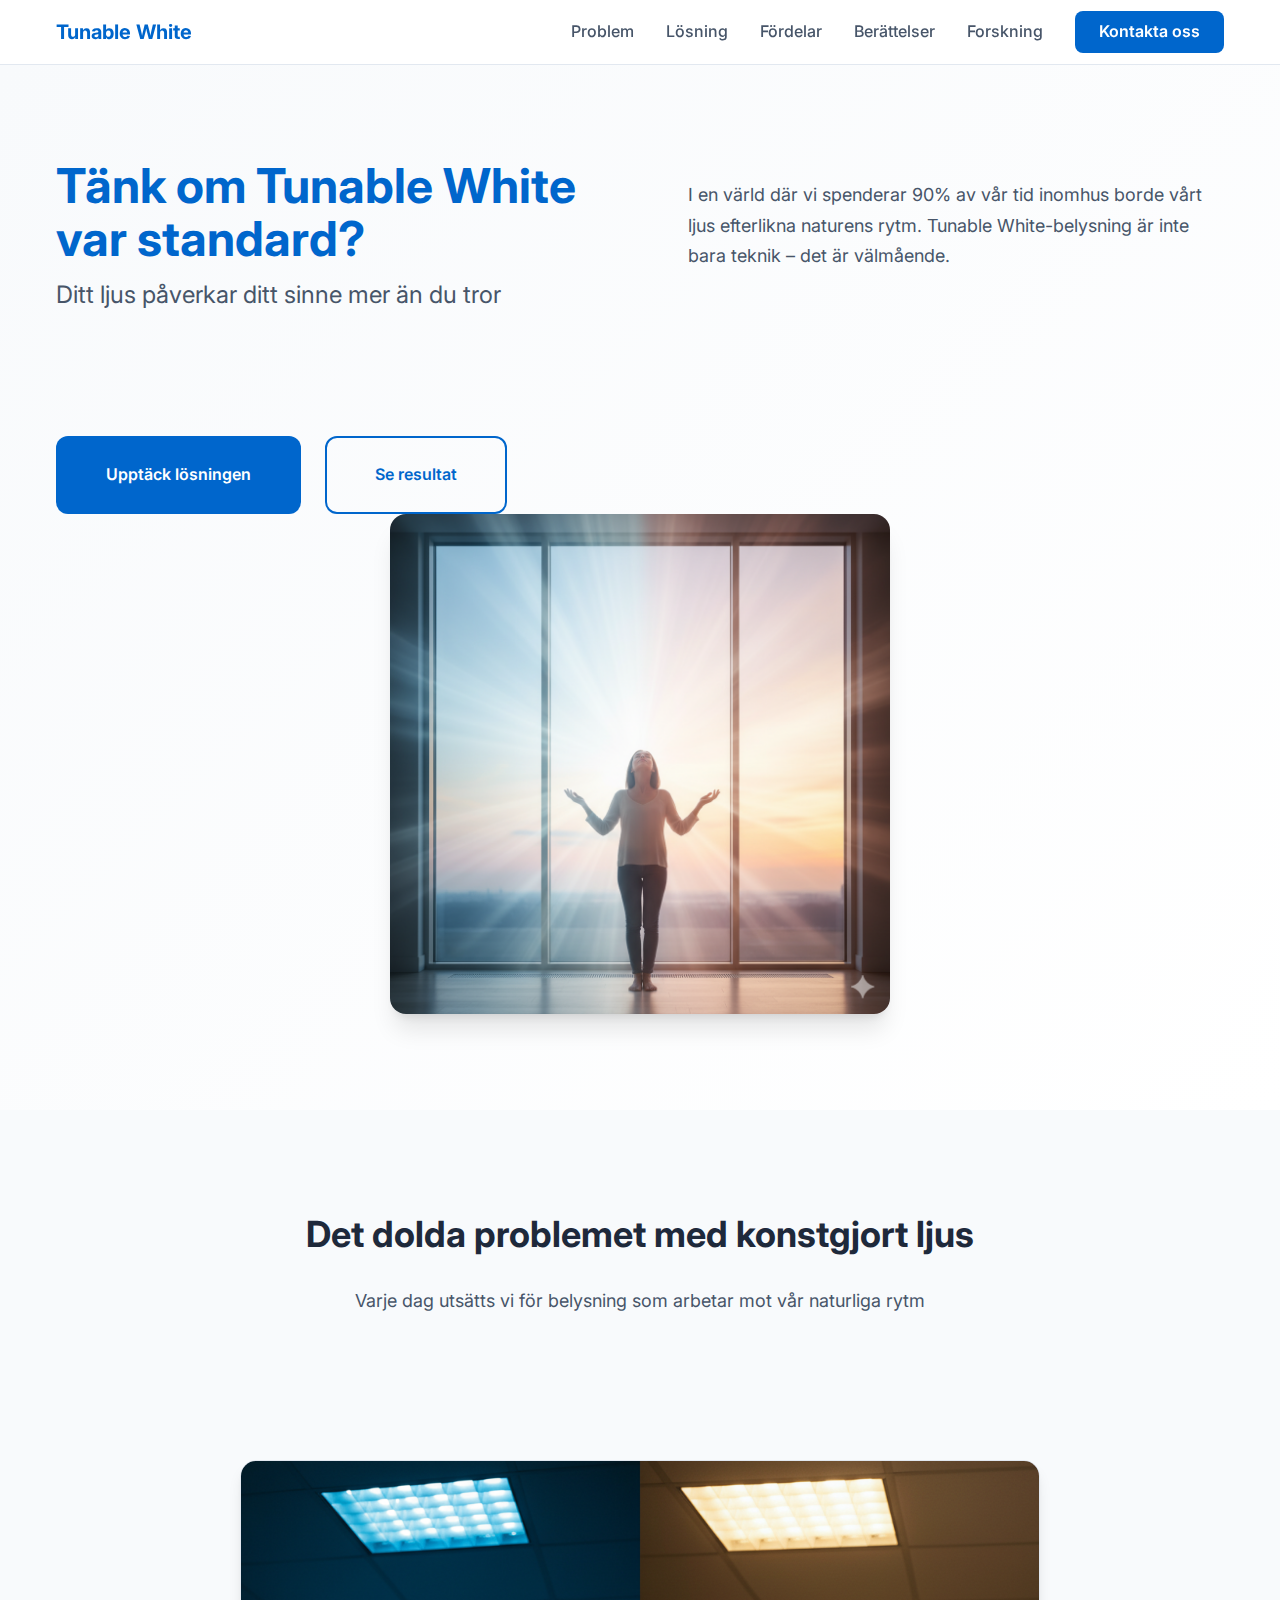
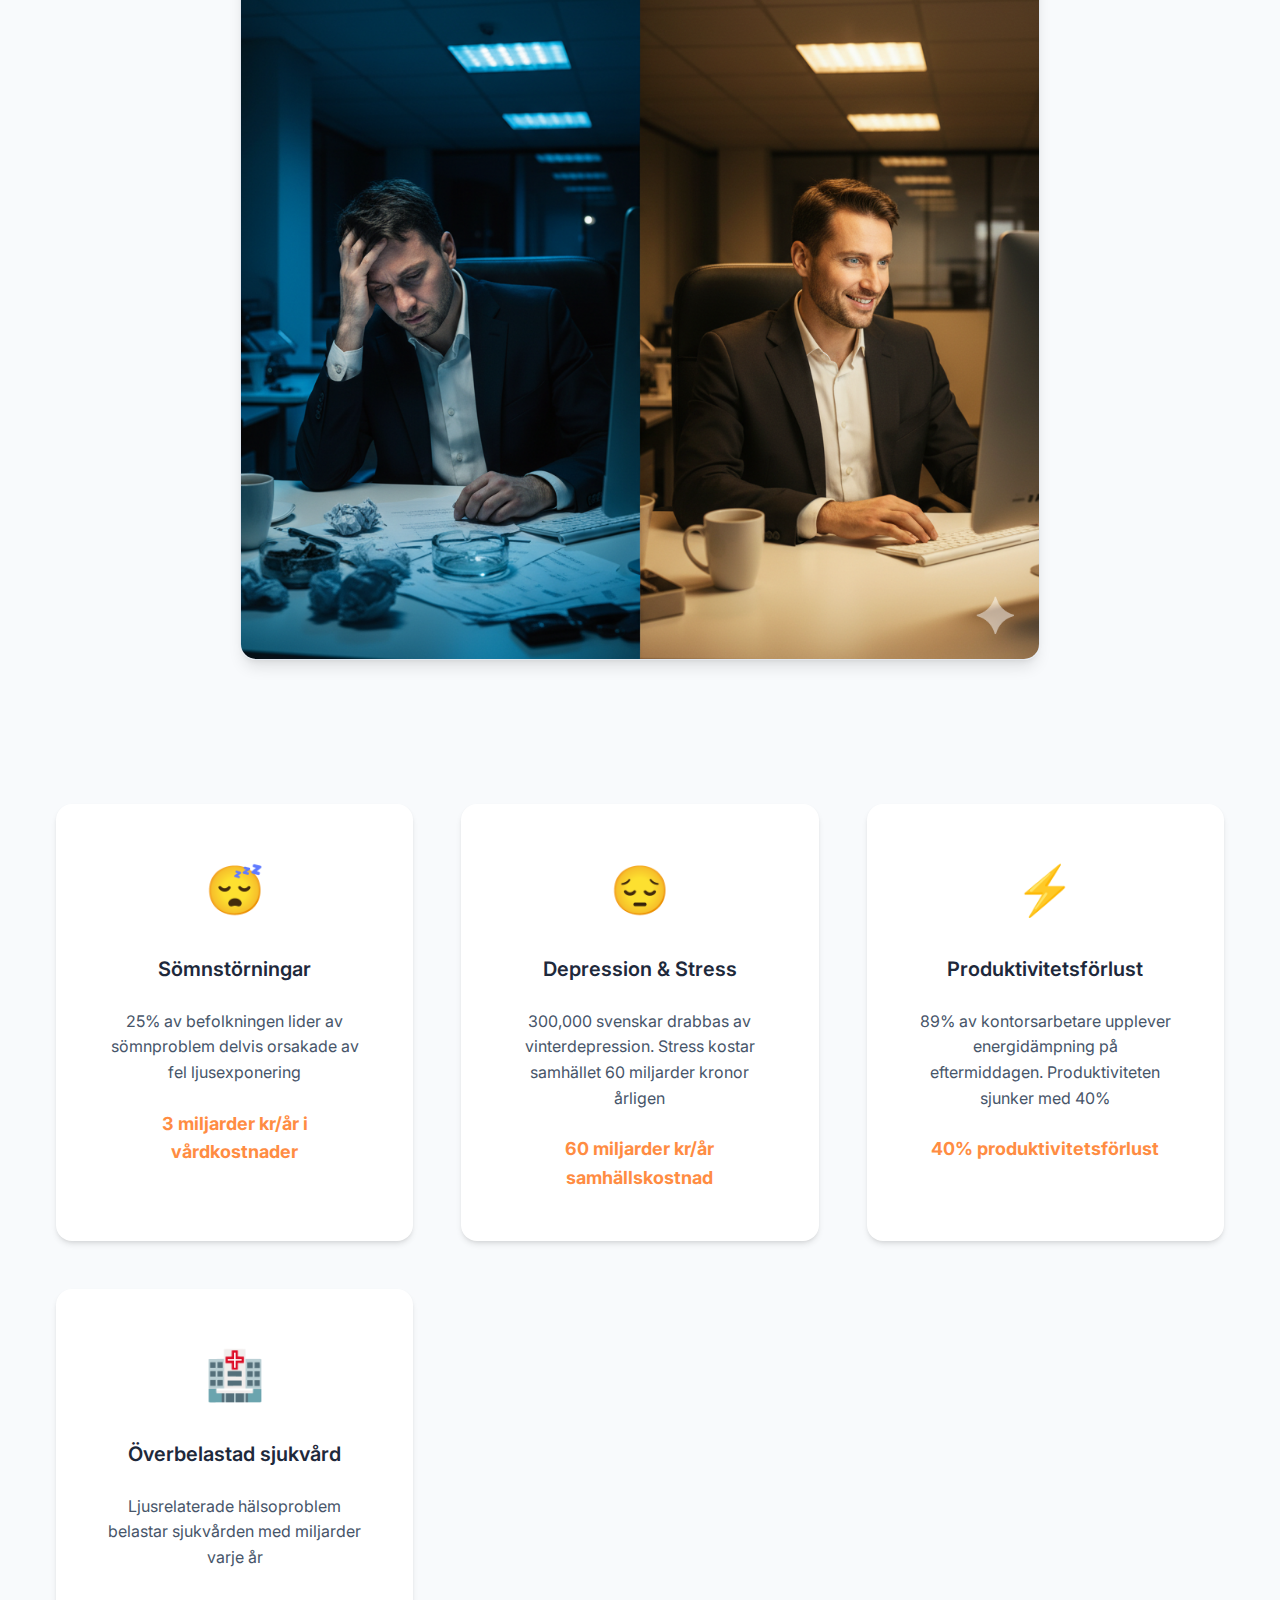
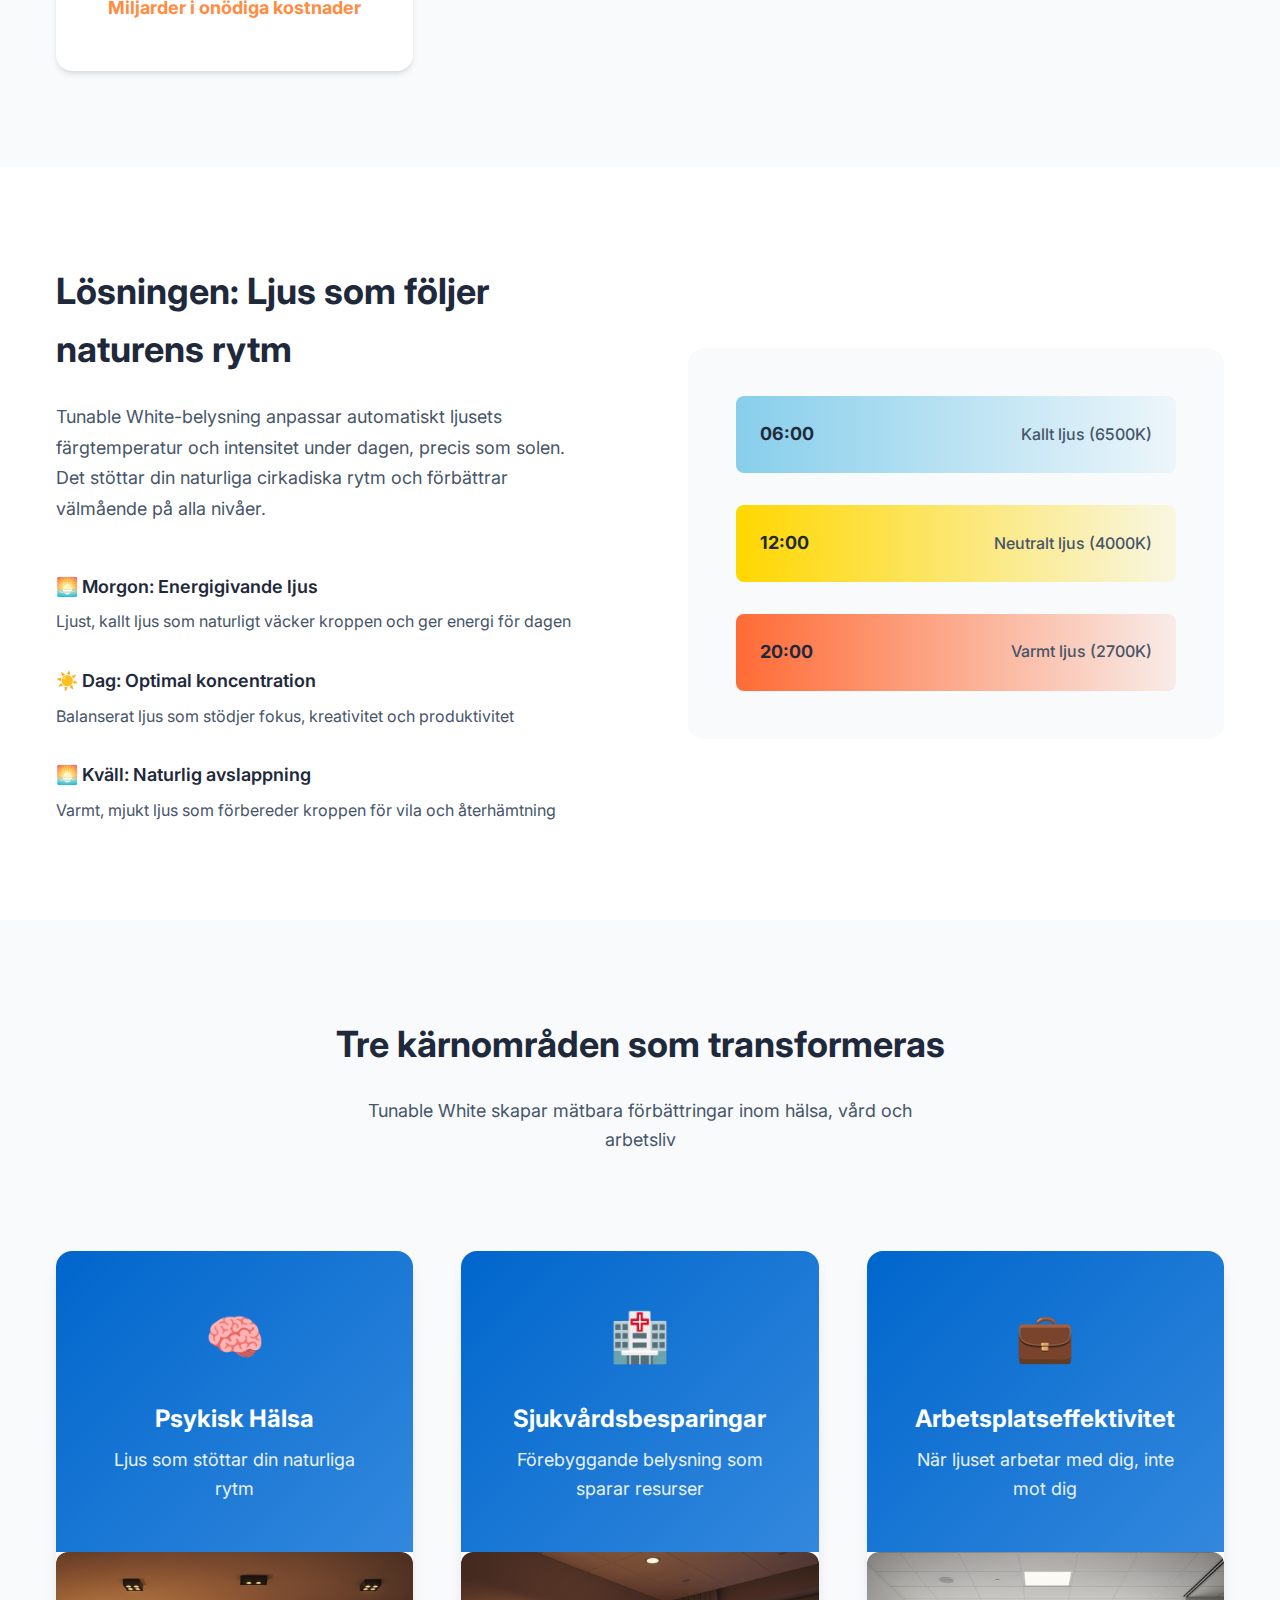
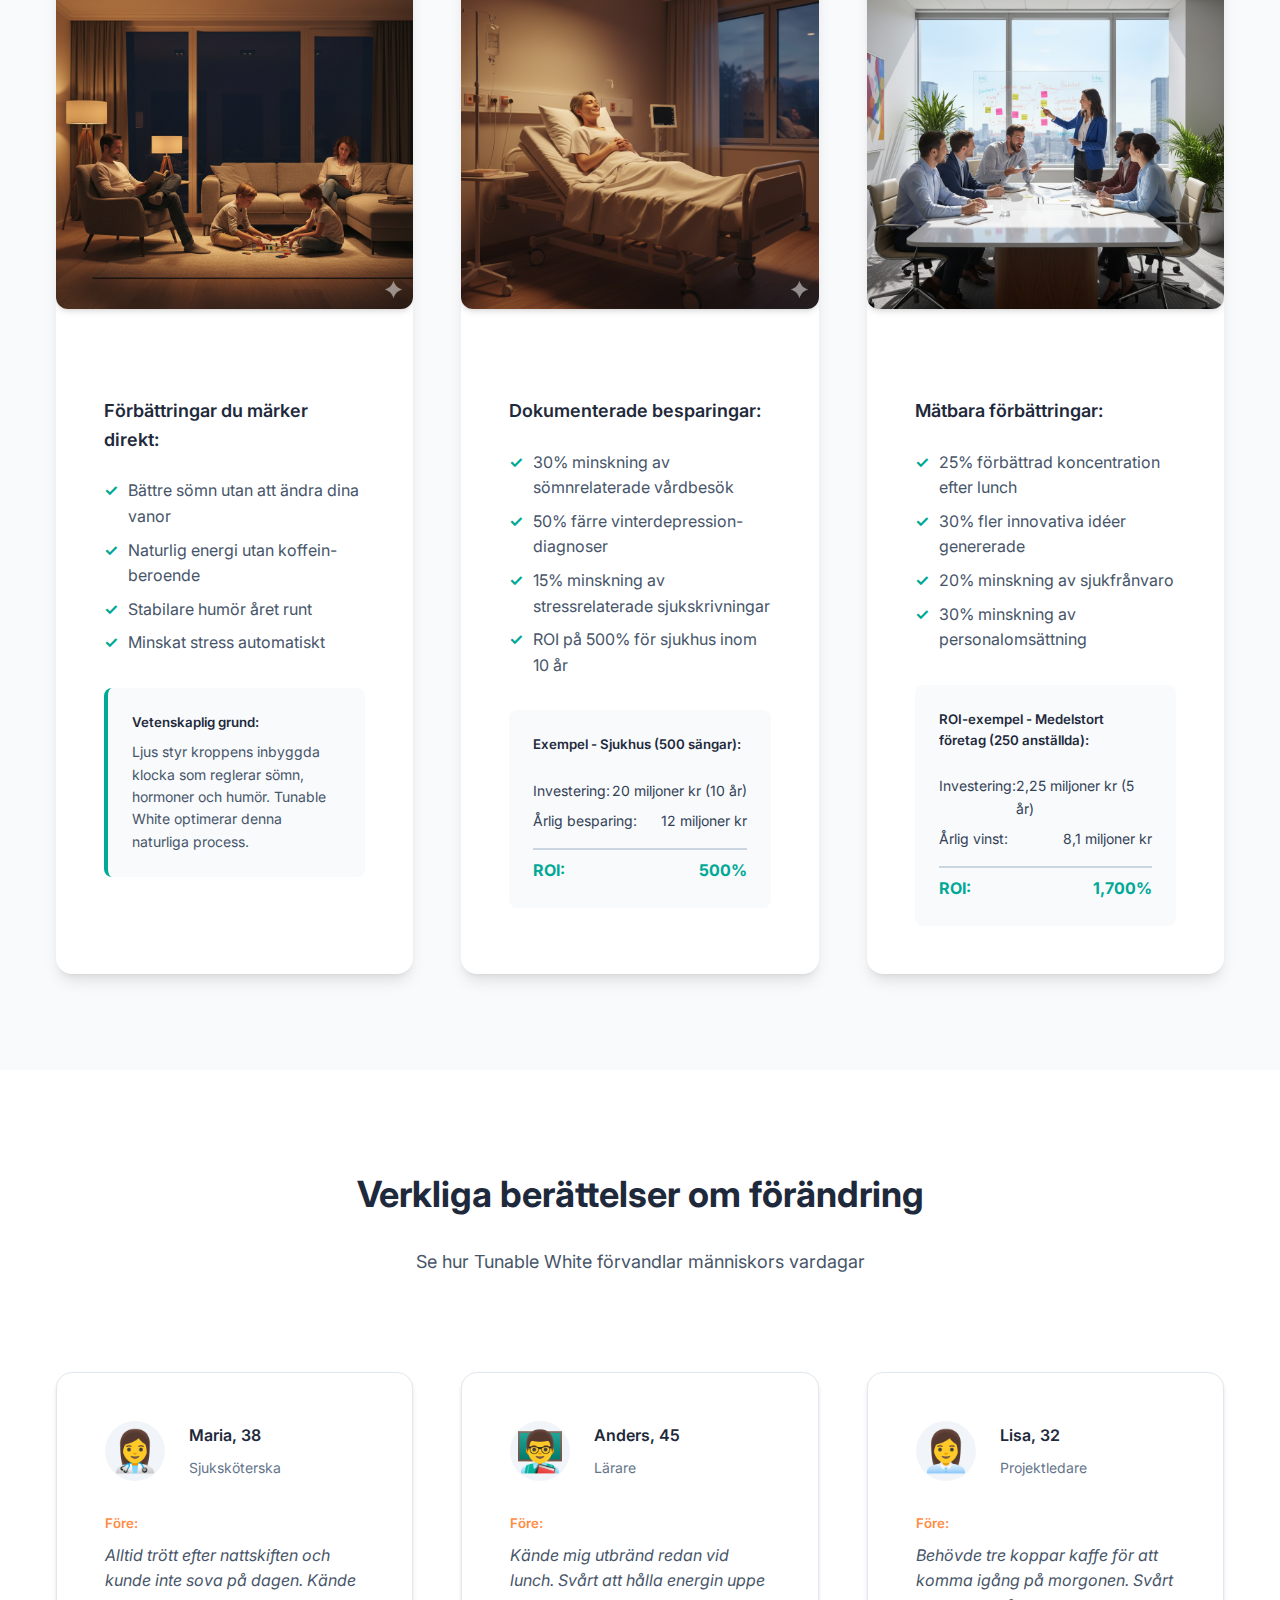
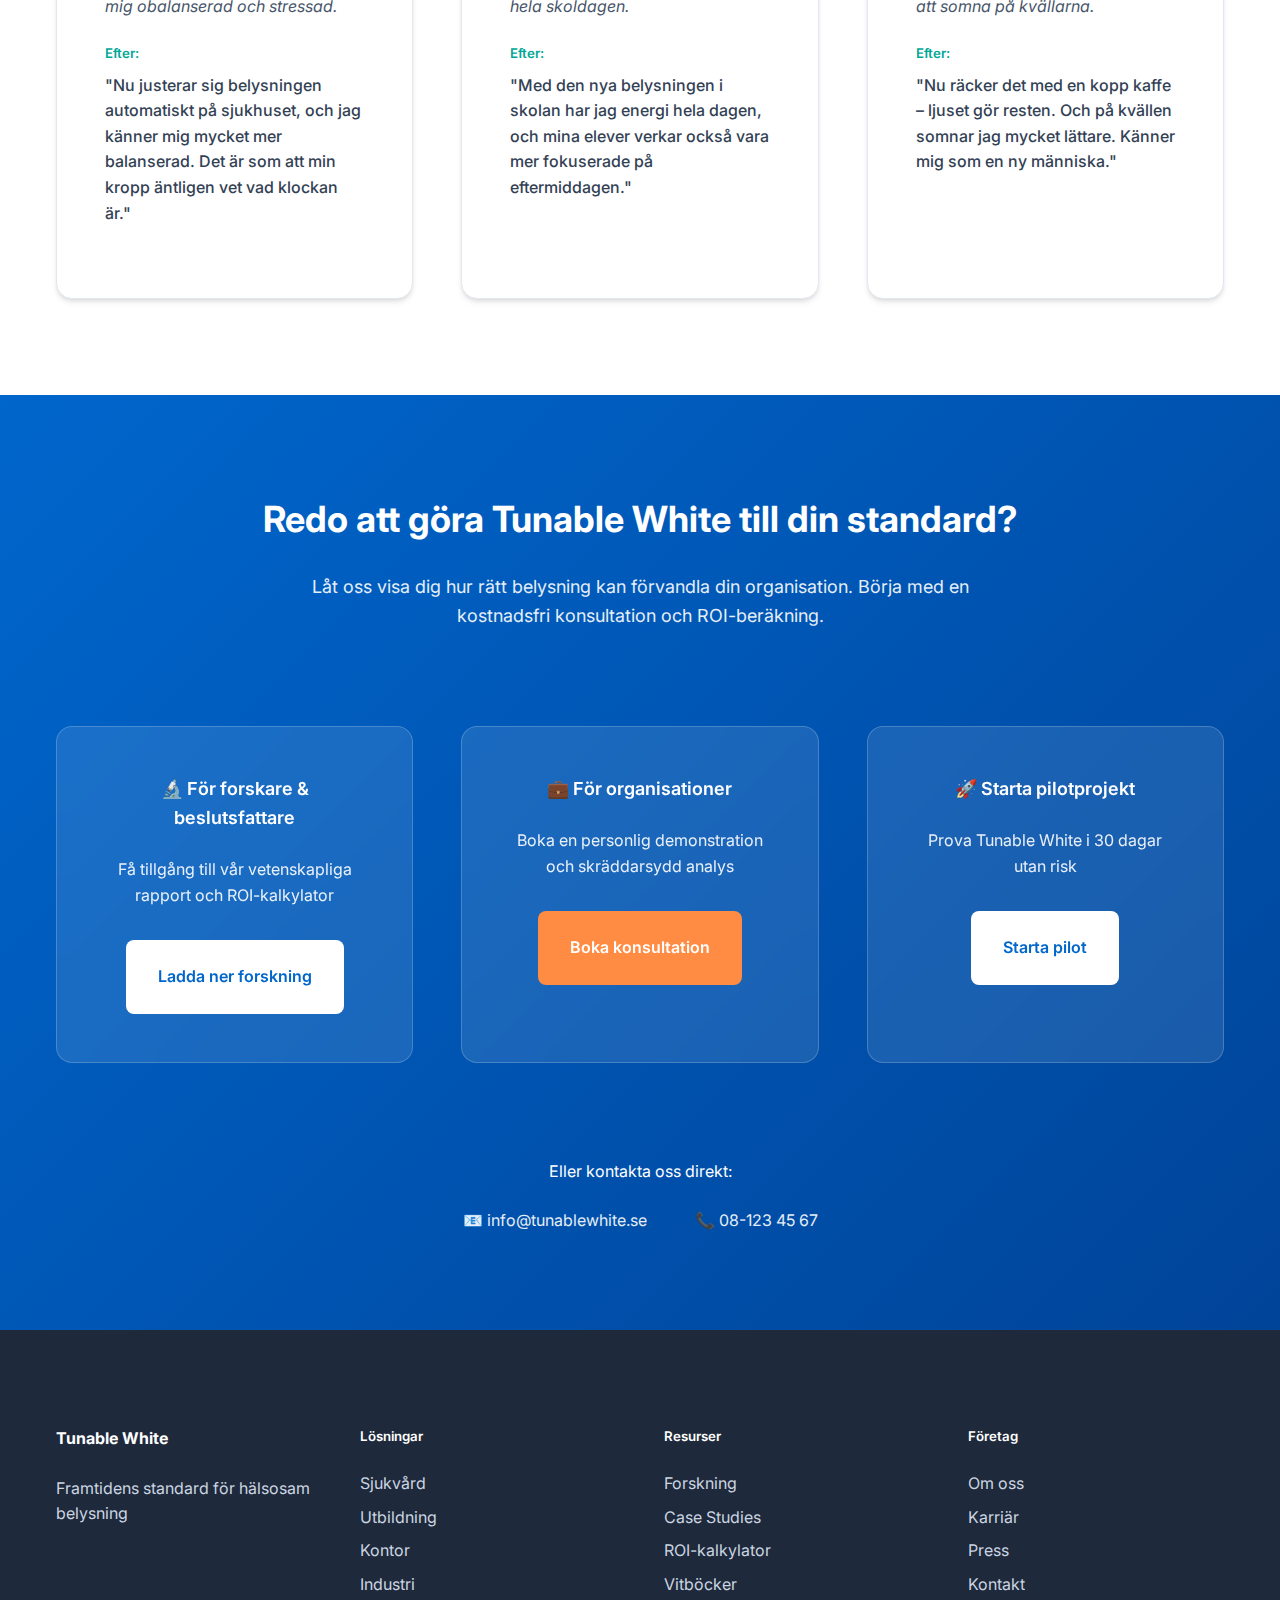
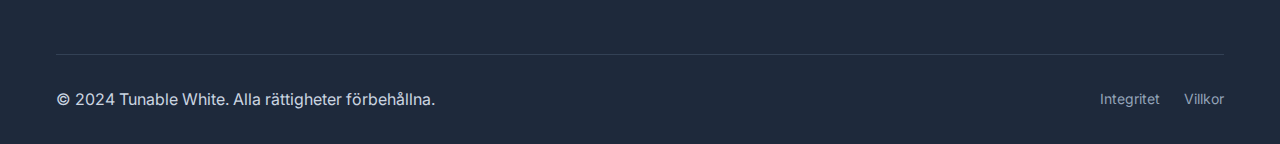
<file: index.html>
<!DOCTYPE html>
<html lang="sv">
<head>
    <meta charset="UTF-8">
    <meta name="viewport" content="width=device-width, initial-scale=1.0">
    <title>Tänk om Tunable White var standard | Framtidens belysning för mänskligt välmående</title>
    <meta name="description" content="Tunable White-belysning förbättrar psykisk hälsa, minskar sjukvårdsbelastning och ökar arbetsplatseffektivitet. Upptäck framtidens standard för hälsosam belysning.">
    <link rel="stylesheet" href="styles.css">
    <link href="https://fonts.googleapis.com/css2?family=Inter:wght@300;400;500;600;700&display=swap" rel="stylesheet">
</head>
<body>
    <!-- Header -->
    <header class="header">
        <nav class="nav">
            <div class="nav-container">
                <div class="nav-brand">
                    <h1 class="brand-text">Tunable White</h1>
                </div>
                <div class="nav-links">
                    <a href="#problem" class="nav-link">Problem</a>
                    <a href="#solution" class="nav-link">Lösning</a>
                    <a href="#benefits" class="nav-link">Fördelar</a>
                    <a href="#stories" class="nav-link">Berättelser</a>
                    <a href="research.html" class="nav-link">Forskning</a>
                    <a href="#contact" class="nav-link cta-button">Kontakta oss</a>
                </div>
            </div>
        </nav>
    </header>

    <!-- Hero Section -->
    <section class="hero">
        <div class="container">
            <div class="hero-content">
                <h1 class="hero-title">
                    <span class="hero-question">Tänk om Tunable White var standard?</span>
                    <span class="hero-subtitle">Ditt ljus påverkar ditt sinne mer än du tror</span>
                </h1>
                <p class="hero-description">
                    I en värld där vi spenderar 90% av vår tid inomhus borde vårt ljus efterlikna naturens rytm. 
                    Tunable White-belysning är inte bara teknik – det är välmående.
                </p>
                <div class="hero-cta">
                    <a href="#solution" class="cta-primary">Upptäck lösningen</a>
                    <a href="#stories" class="cta-secondary">Se resultat</a>
                </div>
            </div>
            <div class="hero-visual">
                <img src="Images/Hero.png" alt="Person som upplever harmoni mellan naturligt ljus och välmående, symboliserar kopplingen mellan ljus och mänsklig hälsa" class="hero-image">
            </div>
        </div>
    </section>

    <!-- Problem Section -->
    <section id="problem" class="problem-section">
        <div class="container">
            <div class="section-header">
                <h2 class="section-title">Det dolda problemet med konstgjort ljus</h2>
                <p class="section-subtitle">Varje dag utsätts vi för belysning som arbetar mot vår naturliga rytm</p>
            </div>
            
            <div class="problem-solution-visual">
                <img src="Images/SplitScreen.png" alt="Före och efter: Kontorsarbetare som förvandlas från trött och stressad under hårt lysrör till energisk och fokuserad under dynamisk Tunable White-belysning" class="split-screen-image">
            </div>
            
            <div class="problem-grid">
                <div class="problem-card">
                    <div class="problem-icon">😴</div>
                    <h3>Sömnstörningar</h3>
                    <p>25% av befolkningen lider av sömnproblem delvis orsakade av fel ljusexponering</p>
                    <div class="stat">3 miljarder kr/år i vårdkostnader</div>
                </div>
                
                <div class="problem-card">
                    <div class="problem-icon">😔</div>
                    <h3>Depression & Stress</h3>
                    <p>300,000 svenskar drabbas av vinterdepression. Stress kostar samhället 60 miljarder kronor årligen</p>
                    <div class="stat">60 miljarder kr/år samhällskostnad</div>
                </div>
                
                <div class="problem-card">
                    <div class="problem-icon">⚡</div>
                    <h3>Produktivitetsförlust</h3>
                    <p>89% av kontorsarbetare upplever energidämpning på eftermiddagen. Produktiviteten sjunker med 40%</p>
                    <div class="stat">40% produktivitetsförlust</div>
                </div>
                
                <div class="problem-card">
                    <div class="problem-icon">🏥</div>
                    <h3>Överbelastad sjukvård</h3>
                    <p>Ljusrelaterade hälsoproblem belastar sjukvården med miljarder varje år</p>
                    <div class="stat">Miljarder i onödiga kostnader</div>
                </div>
            </div>
        </div>
    </section>

    <!-- Solution Section -->
    <section id="solution" class="solution-section">
        <div class="container">
            <div class="solution-content">
                <div class="solution-text">
                    <h2 class="section-title">Lösningen: Ljus som följer naturens rytm</h2>
                    <p class="section-description">
                        Tunable White-belysning anpassar automatiskt ljusets färgtemperatur och intensitet under dagen, 
                        precis som solen. Det stöttar din naturliga cirkadiska rytm och förbättrar välmående på alla nivåer.
                    </p>
                    
                    <div class="solution-features">
                        <div class="feature">
                            <h4>🌅 Morgon: Energigivande ljus</h4>
                            <p>Ljust, kallt ljus som naturligt väcker kroppen och ger energi för dagen</p>
                        </div>
                        <div class="feature">
                            <h4>☀️ Dag: Optimal koncentration</h4>
                            <p>Balanserat ljus som stödjer fokus, kreativitet och produktivitet</p>
                        </div>
                        <div class="feature">
                            <h4>🌅 Kväll: Naturlig avslappning</h4>
                            <p>Varmt, mjukt ljus som förbereder kroppen för vila och återhämtning</p>
                        </div>
                    </div>
                </div>
                
                <div class="solution-visual">
                    <div class="day-cycle">
                        <div class="time-period morning-period">
                            <div class="time">06:00</div>
                            <div class="light-temp">Kallt ljus (6500K)</div>
                        </div>
                        <div class="time-period day-period">
                            <div class="time">12:00</div>
                            <div class="light-temp">Neutralt ljus (4000K)</div>
                        </div>
                        <div class="time-period evening-period">
                            <div class="time">20:00</div>
                            <div class="light-temp">Varmt ljus (2700K)</div>
                        </div>
                    </div>
                </div>
            </div>
        </div>
    </section>

    <!-- Benefits Section -->
    <section id="benefits" class="benefits-section">
        <div class="container">
            <div class="section-header">
                <h2 class="section-title">Tre kärnområden som transformeras</h2>
                <p class="section-subtitle">Tunable White skapar mätbara förbättringar inom hälsa, vård och arbetsliv</p>
            </div>
            
            <div class="benefits-grid">
                <!-- Psykisk Hälsa -->
                <div class="benefit-card">
                    <div class="benefit-header">
                        <div class="benefit-icon">🧠</div>
                        <h3>Psykisk Hälsa</h3>
                        <p class="benefit-tagline">Ljus som stöttar din naturliga rytm</p>
                    </div>

                        <div class="benefit-image">
                            <img src="Images/Family.png" alt="Lycklig familj som kopplar av tillsammans hemma på kvällen under varmt, mysigt Tunable White-ljus som främjar naturlig avslappning och kvalitetstid" class="family-image">
                        </div>

                    <div class="benefit-content">
                        <h4>Förbättringar du märker direkt:</h4>
                        <ul class="benefit-list">
                            <li>Bättre sömn utan att ändra dina vanor</li>
                            <li>Naturlig energi utan koffein-beroende</li>
                            <li>Stabilare humör året runt</li>
                            <li>Minskat stress automatiskt</li>
                        </ul>
                        
                        <div class="benefit-science">
                            <h5>Vetenskaplig grund:</h5>
                            <p>Ljus styr kroppens inbyggda klocka som reglerar sömn, hormoner och humör. 
                            Tunable White optimerar denna naturliga process.</p>
                        </div>
                    </div>
                </div>
                
                <!-- Sjukvård -->
                <div class="benefit-card">
                    <div class="benefit-header">
                        <div class="benefit-icon">🏥</div>
                        <h3>Sjukvårdsbesparingar</h3>
                        <p class="benefit-tagline">Förebyggande belysning som sparar resurser</p>
                    </div>
                    
                    <div class="benefit-image">
                        <img src="Images/Hospital.png" alt="Patient som vilar fredfullt i sjukhusrum med varmt, lugnande Tunable White-belysning som skapar en helande miljö" class="hospital-image">
                    </div>
                    
                    <div class="benefit-content">
                        <h4>Dokumenterade besparingar:</h4>
                        <ul class="benefit-list">
                            <li>30% minskning av sömnrelaterade vårdbesök</li>
                            <li>50% färre vinterdepression-diagnoser</li>
                            <li>15% minskning av stressrelaterade sjukskrivningar</li>
                            <li>ROI på 500% för sjukhus inom 10 år</li>
                        </ul>
                        
                        <div class="benefit-roi">
                            <h5>Exempel - Sjukhus (500 sängar):</h5>
                            <div class="roi-calculation">
                                <div class="roi-item">
                                    <span>Investering:</span>
                                    <span>20 miljoner kr (10 år)</span>
                                </div>
                                <div class="roi-item">
                                    <span>Årlig besparing:</span>
                                    <span>12 miljoner kr</span>
                                </div>
                                <div class="roi-item roi-total">
                                    <span>ROI:</span>
                                    <span>500%</span>
                                </div>
                            </div>
                        </div>
                    </div>
                </div>
                
                <!-- Arbetsplats -->
                <div class="benefit-card">
                    <div class="benefit-header">
                        <div class="benefit-icon">💼</div>
                        <h3>Arbetsplatseffektivitet</h3>
                        <p class="benefit-tagline">När ljuset arbetar med dig, inte mot dig</p>
                    </div>
                    
                    <div class="benefit-image">
                        <img src="Images/MeetingRoom.png" alt="Kreativt och diversifierat team som samarbetar effektivt i ett ljust, inspirerande mötesrum med dynamisk Tunable White-belysning som främjar innovation" class="meeting-image">
                    </div>
                    
                    <div class="benefit-content">
                        <h4>Mätbara förbättringar:</h4>
                        <ul class="benefit-list">
                            <li>25% förbättrad koncentration efter lunch</li>
                            <li>30% fler innovativa idéer genererade</li>
                            <li>20% minskning av sjukfrånvaro</li>
                            <li>30% minskning av personalomsättning</li>
                        </ul>
                        
                        <div class="benefit-roi">
                            <h5>ROI-exempel - Medelstort företag (250 anställda):</h5>
                            <div class="roi-calculation">
                                <div class="roi-item">
                                    <span>Investering:</span>
                                    <span>2,25 miljoner kr (5 år)</span>
                                </div>
                                <div class="roi-item">
                                    <span>Årlig vinst:</span>
                                    <span>8,1 miljoner kr</span>
                                </div>
                                <div class="roi-item roi-total">
                                    <span>ROI:</span>
                                    <span>1,700%</span>
                                </div>
                            </div>
                        </div>
                    </div>
                </div>
            </div>
        </div>
    </section>

    <!-- Stories Section -->
    <section id="stories" class="stories-section">
        <div class="container">
            <div class="section-header">
                <h2 class="section-title">Verkliga berättelser om förändring</h2>
                <p class="section-subtitle">Se hur Tunable White förvandlar människors vardagar</p>
            </div>
            
            <div class="stories-grid">
                <div class="story-card">
                    <div class="story-header">
                        <div class="story-avatar">👩‍⚕️</div>
                        <div class="story-info">
                            <h4>Maria, 38</h4>
                            <p>Sjuksköterska</p>
                        </div>
                    </div>
                    
                    <div class="story-content">
                        <div class="story-before">
                            <h5>Före:</h5>
                            <p>Alltid trött efter nattskiften och kunde inte sova på dagen. Kände mig obalanserad och stressad.</p>
                        </div>
                        
                        <div class="story-after">
                            <h5>Efter:</h5>
                            <p>"Nu justerar sig belysningen automatiskt på sjukhuset, och jag känner mig mycket mer balanserad. 
                            Det är som att min kropp äntligen vet vad klockan är."</p>
                        </div>
                    </div>
                </div>
                
                <div class="story-card">
                    <div class="story-header">
                        <div class="story-avatar">👨‍🏫</div>
                        <div class="story-info">
                            <h4>Anders, 45</h4>
                            <p>Lärare</p>
                        </div>
                    </div>
                    
                    <div class="story-content">
                        <div class="story-before">
                            <h5>Före:</h5>
                            <p>Kände mig utbränd redan vid lunch. Svårt att hålla energin uppe hela skoldagen.</p>
                        </div>
                        
                        <div class="story-after">
                            <h5>Efter:</h5>
                            <p>"Med den nya belysningen i skolan har jag energi hela dagen, och mina elever verkar 
                            också vara mer fokuserade på eftermiddagen."</p>
                        </div>
                    </div>
                </div>
                
                <div class="story-card">
                    <div class="story-header">
                        <div class="story-avatar">👩‍💼</div>
                        <div class="story-info">
                            <h4>Lisa, 32</h4>
                            <p>Projektledare</p>
                        </div>
                    </div>
                    
                    <div class="story-content">
                        <div class="story-before">
                            <h5>Före:</h5>
                            <p>Behövde tre koppar kaffe för att komma igång på morgonen. Svårt att somna på kvällarna.</p>
                        </div>
                        
                        <div class="story-after">
                            <h5>Efter:</h5>
                            <p>"Nu räcker det med en kopp kaffe – ljuset gör resten. Och på kvällen somnar jag mycket lättare. 
                            Känner mig som en ny människa."</p>
                        </div>
                    </div>
                </div>
            </div>
        </div>
    </section>

    <!-- CTA Section -->
    <section id="contact" class="cta-section">
        <div class="container">
            <div class="cta-content">
                <h2 class="cta-title">Redo att göra Tunable White till din standard?</h2>
                <p class="cta-description">
                    Låt oss visa dig hur rätt belysning kan förvandla din organisation. 
                    Börja med en kostnadsfri konsultation och ROI-beräkning.
                </p>
                
                <div class="cta-options">
                    <div class="cta-option">
                        <h4>🔬 För forskare & beslutsfattare</h4>
                        <p>Få tillgång till vår vetenskapliga rapport och ROI-kalkylator</p>
                        <a href="Images/TunableWhite.pdf" target="_blank" class="cta-button">Ladda ner forskning</a>
                    </div>
                    
                    <div class="cta-option">
                        <h4>💼 För organisationer</h4>
                        <p>Boka en personlig demonstration och skräddarsydd analys</p>
                        <a href="https://letmegooglethat.com/?q=Tunable+White" class="cta-button primary">Boka konsultation</a>
                    </div>
                    
                    <div class="cta-option">
                        <h4>🚀 Starta pilotprojekt</h4>
                        <p>Prova Tunable White i 30 dagar utan risk</p>
                        <a href="tetris.html" target="_blank" class="cta-button">Starta pilot</a>
                    </div>
                </div>
                
                <div class="cta-contact">
                    <p>Eller kontakta oss direkt:</p>
                    <div class="contact-info">
                        <span>📧 info@tunablewhite.se</span>
                        <span>📞 08-123 45 67</span>
                    </div>
                </div>
            </div>
        </div>
    </section>

    <!-- Footer -->
    <footer class="footer">
        <div class="container">
            <div class="footer-content">
                <div class="footer-section">
                    <h4>Tunable White</h4>
                    <p>Framtidens standard för hälsosam belysning</p>
                </div>
                
                <div class="footer-section">
                    <h5>Lösningar</h5>
                    <ul>
                        <li><a href="#">Sjukvård</a></li>
                        <li><a href="#">Utbildning</a></li>
                        <li><a href="#">Kontor</a></li>
                        <li><a href="#">Industri</a></li>
                    </ul>
                </div>
                
                <div class="footer-section">
                    <h5>Resurser</h5>
                    <ul>
                        <li><a href="#">Forskning</a></li>
                        <li><a href="#">Case Studies</a></li>
                        <li><a href="#">ROI-kalkylator</a></li>
                        <li><a href="#">Vitböcker</a></li>
                    </ul>
                </div>
                
                <div class="footer-section">
                    <h5>Företag</h5>
                    <ul>
                        <li><a href="#">Om oss</a></li>
                        <li><a href="#">Karriär</a></li>
                        <li><a href="#">Press</a></li>
                        <li><a href="#">Kontakt</a></li>
                    </ul>
                </div>
            </div>
            
            <div class="footer-bottom">
                <p>&copy; 2024 Tunable White. Alla rättigheter förbehållna.</p>
                <div class="footer-links">
                    <a href="#">Integritet</a>
                    <a href="#">Villkor</a>
                </div>
            </div>
        </div>
    </footer>

    <script>
        // Smooth scrolling for navigation links
        document.querySelectorAll('a[href^="#"]').forEach(anchor => {
            anchor.addEventListener('click', function (e) {
                e.preventDefault();
                const target = document.querySelector(this.getAttribute('href'));
                if (target) {
                    target.scrollIntoView({
                        behavior: 'smooth',
                        block: 'start'
                    });
                }
            });
        });

        // Light simulation animation
        const lightCircles = document.querySelectorAll('.light-circle');
        let currentLight = 0;
        
        function animateLights() {
            lightCircles.forEach((circle, index) => {
                circle.style.transform = index === currentLight ? 'scale(1.2)' : 'scale(1)';
                circle.style.opacity = index === currentLight ? '1' : '0.6';
            });
            currentLight = (currentLight + 1) % lightCircles.length;
        }
        
        setInterval(animateLights, 2000);
        
        // Initial animation
        animateLights();
    </script>
</body>
</html>
</file>
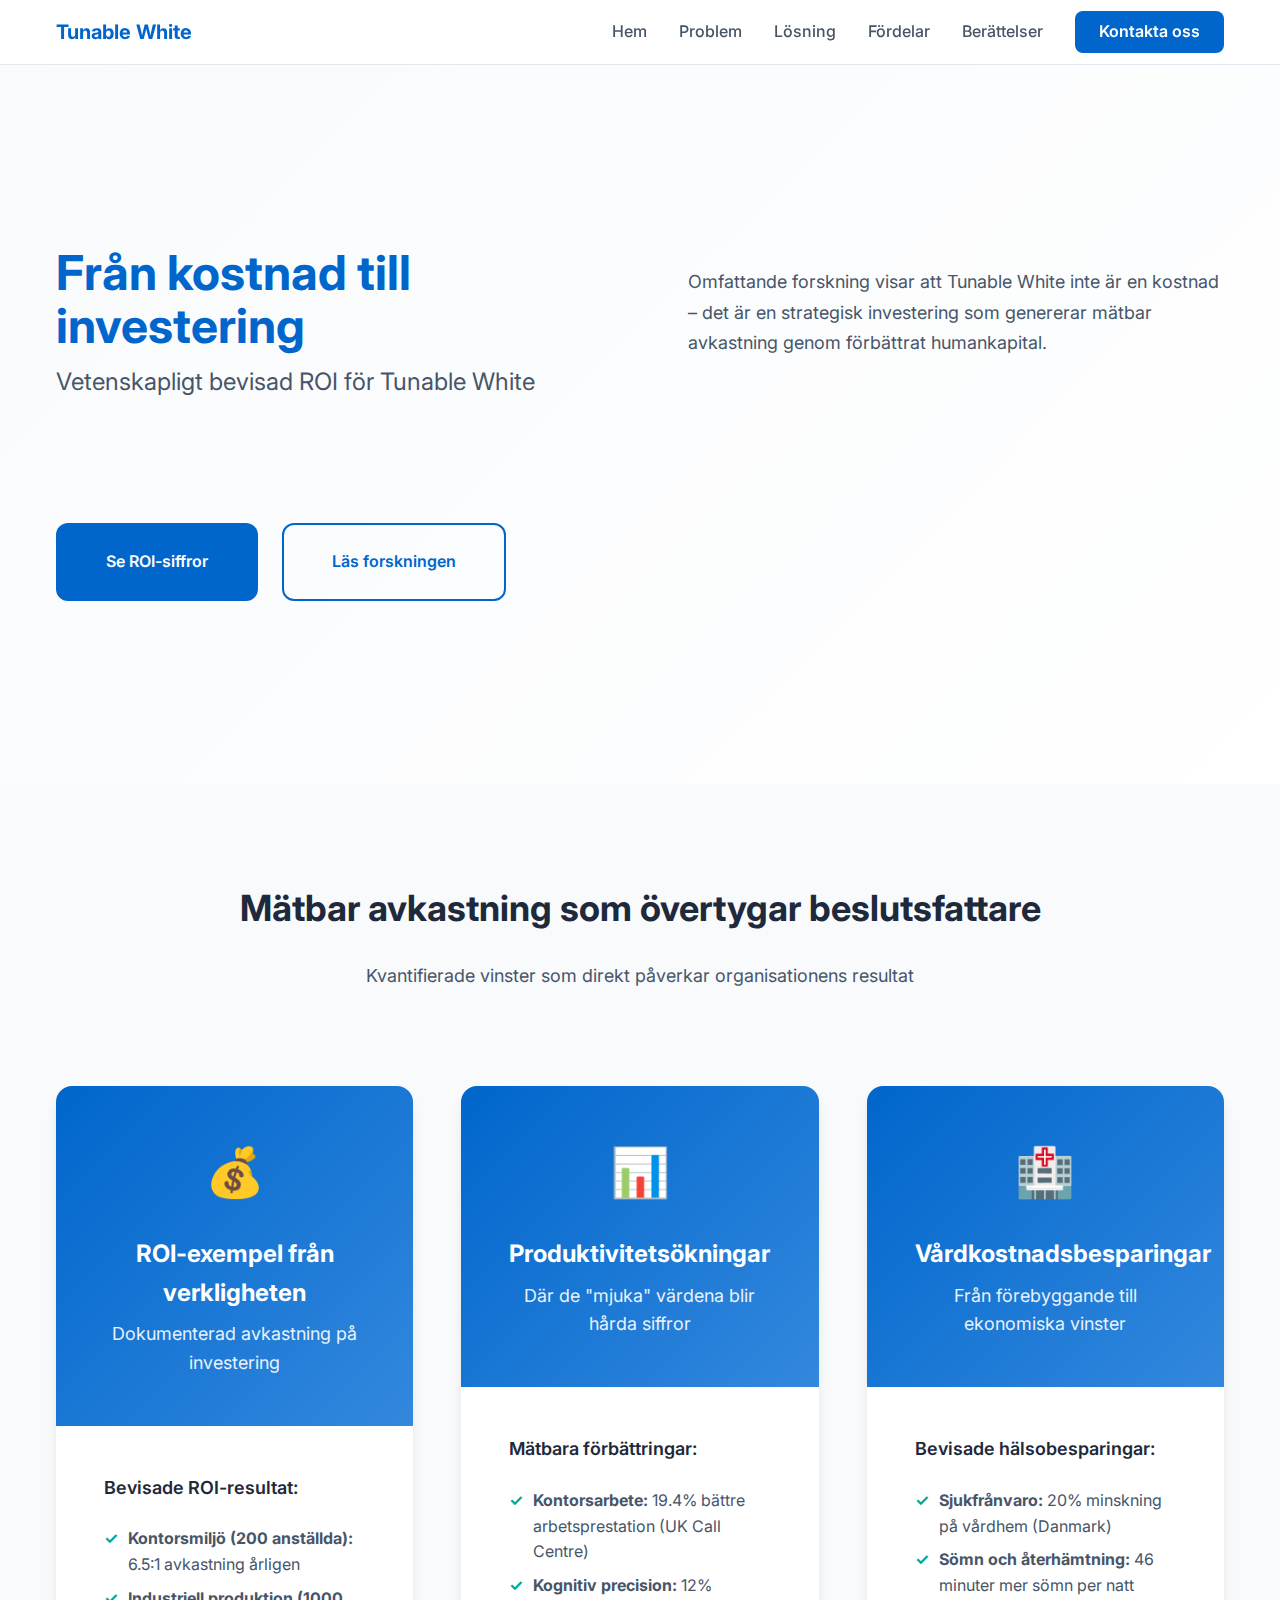
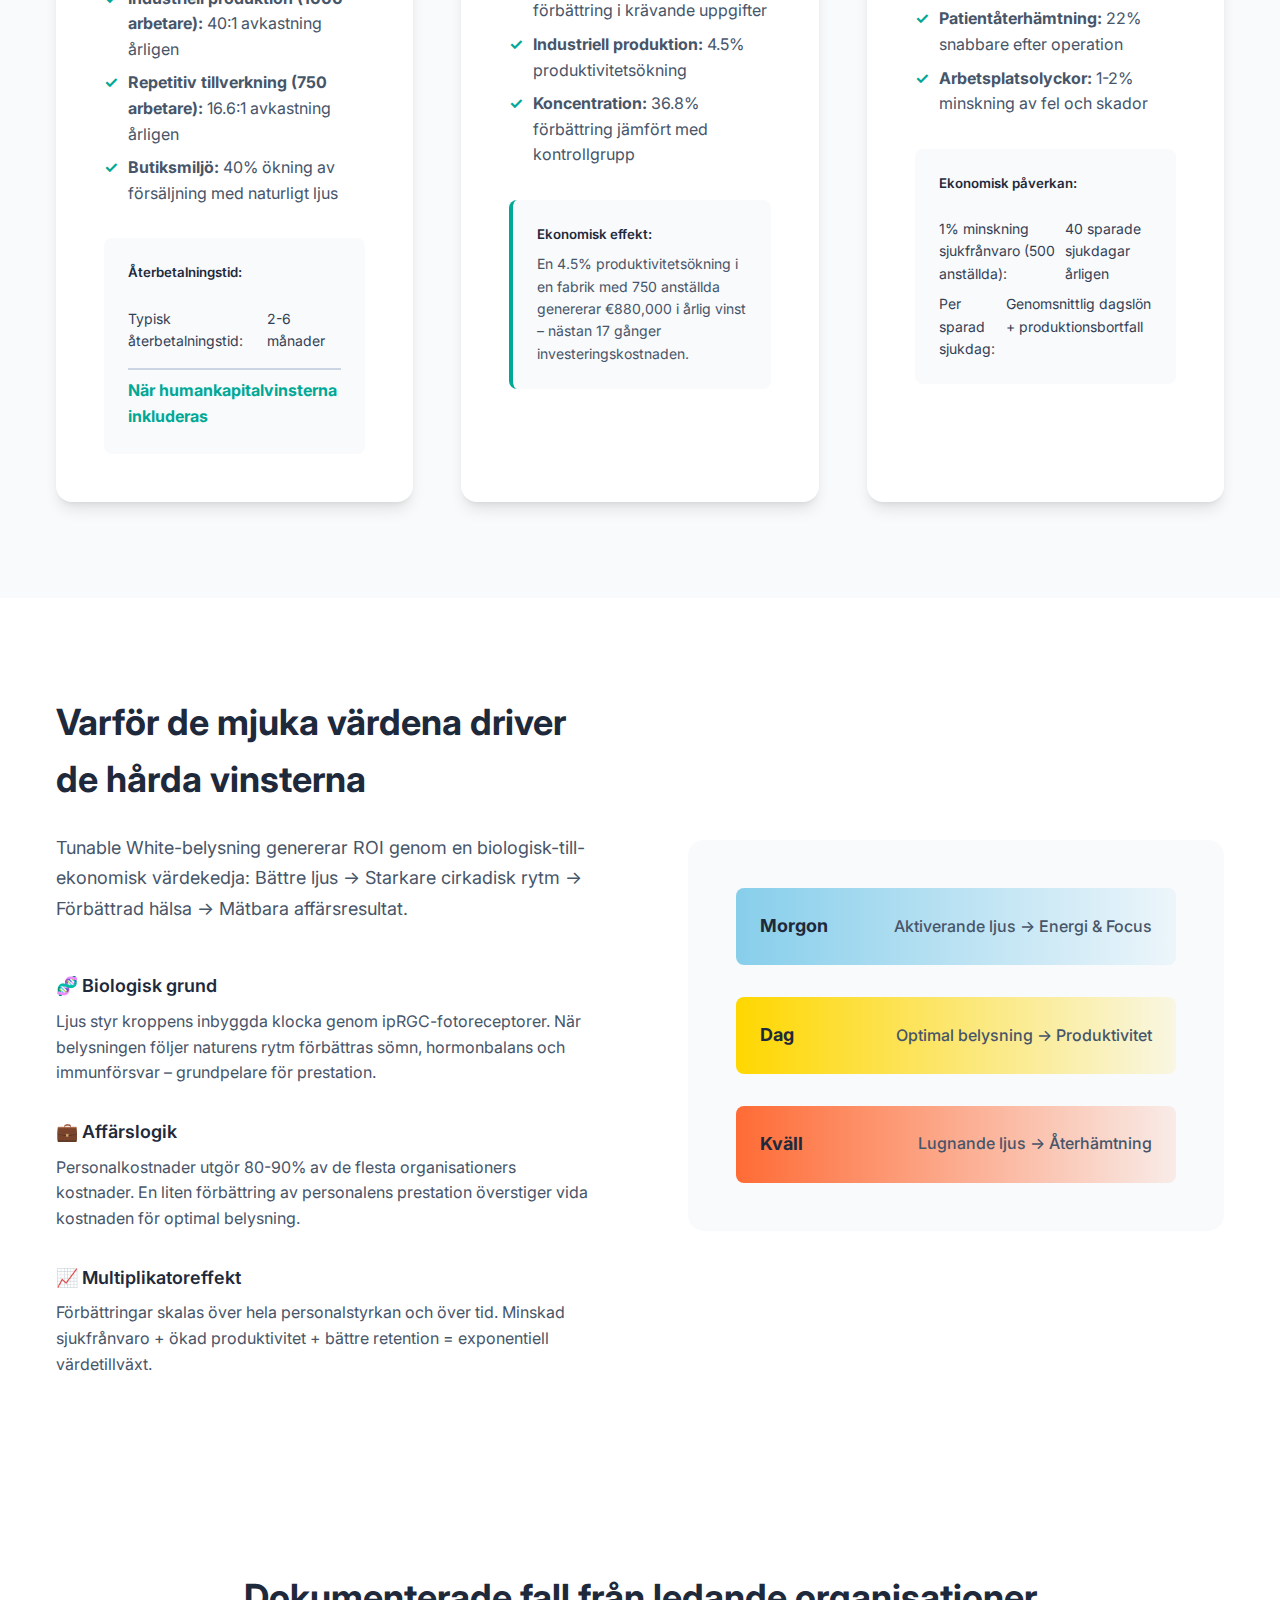
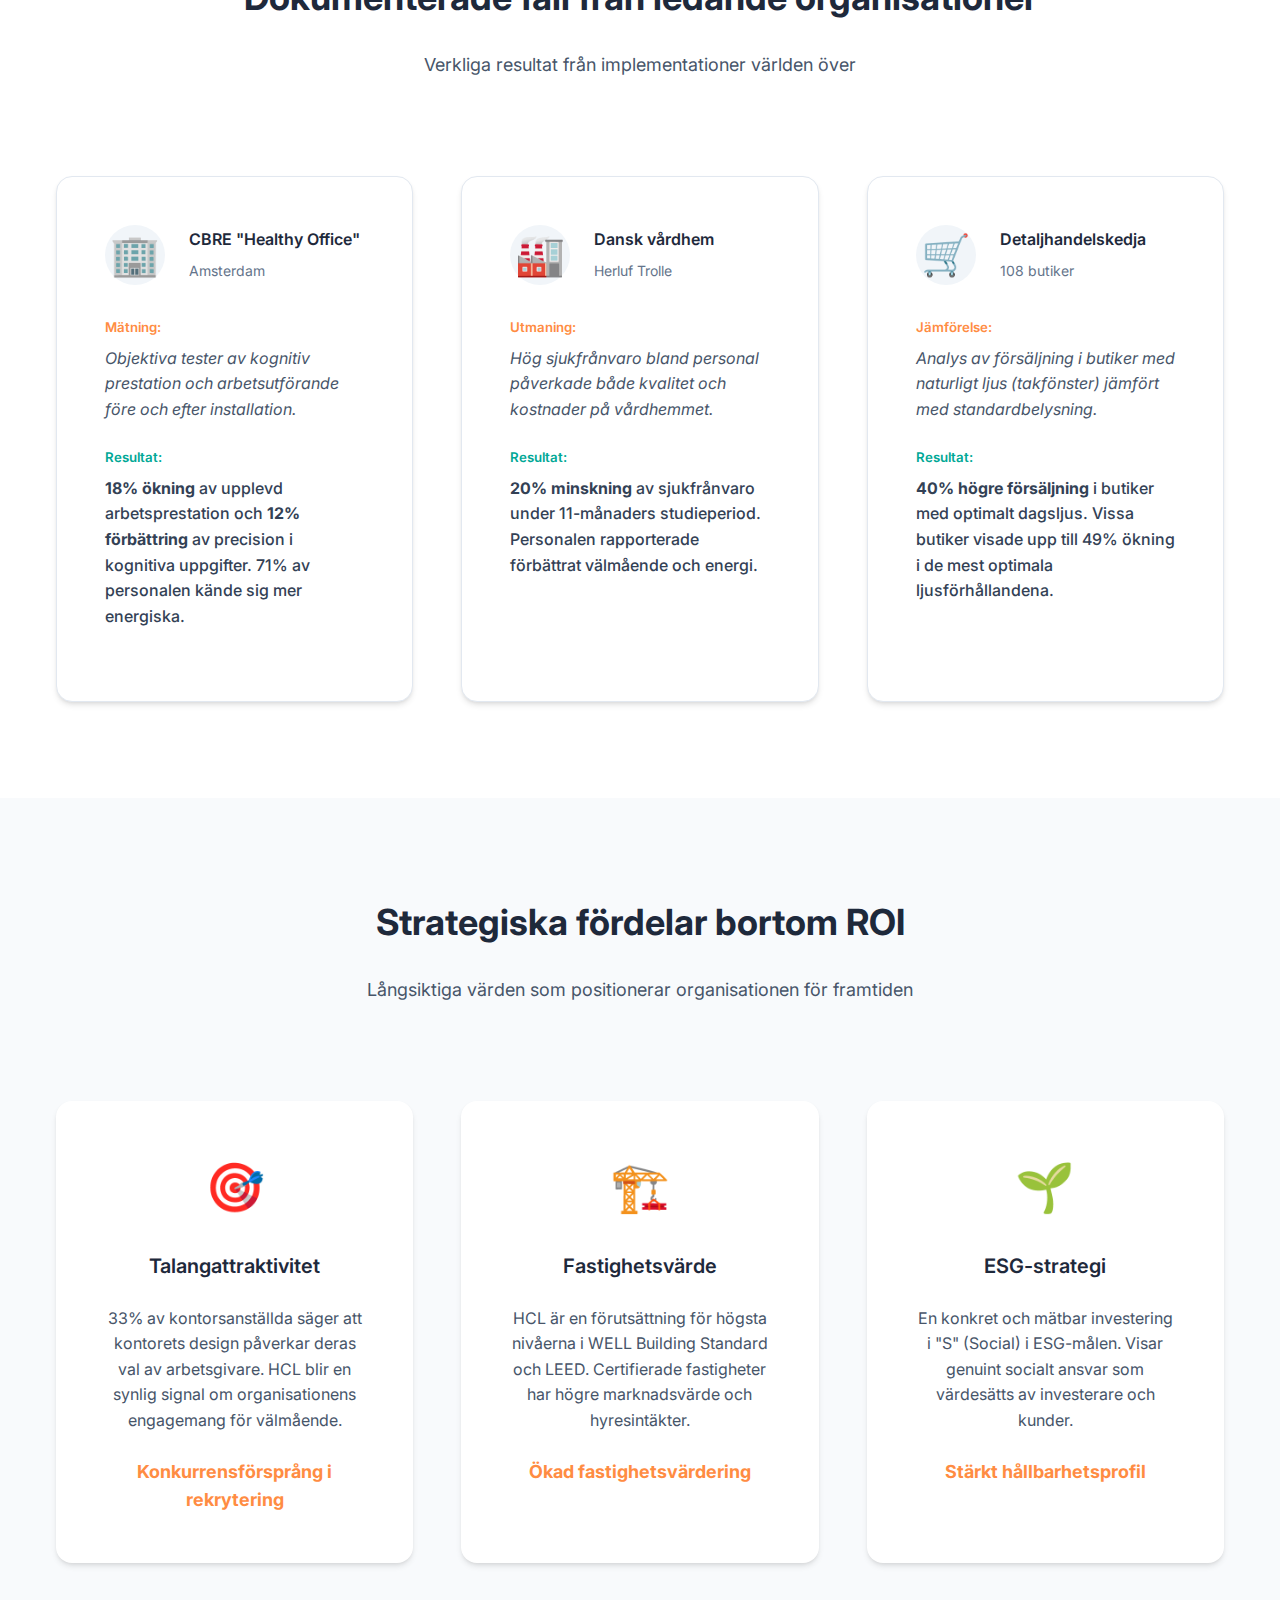
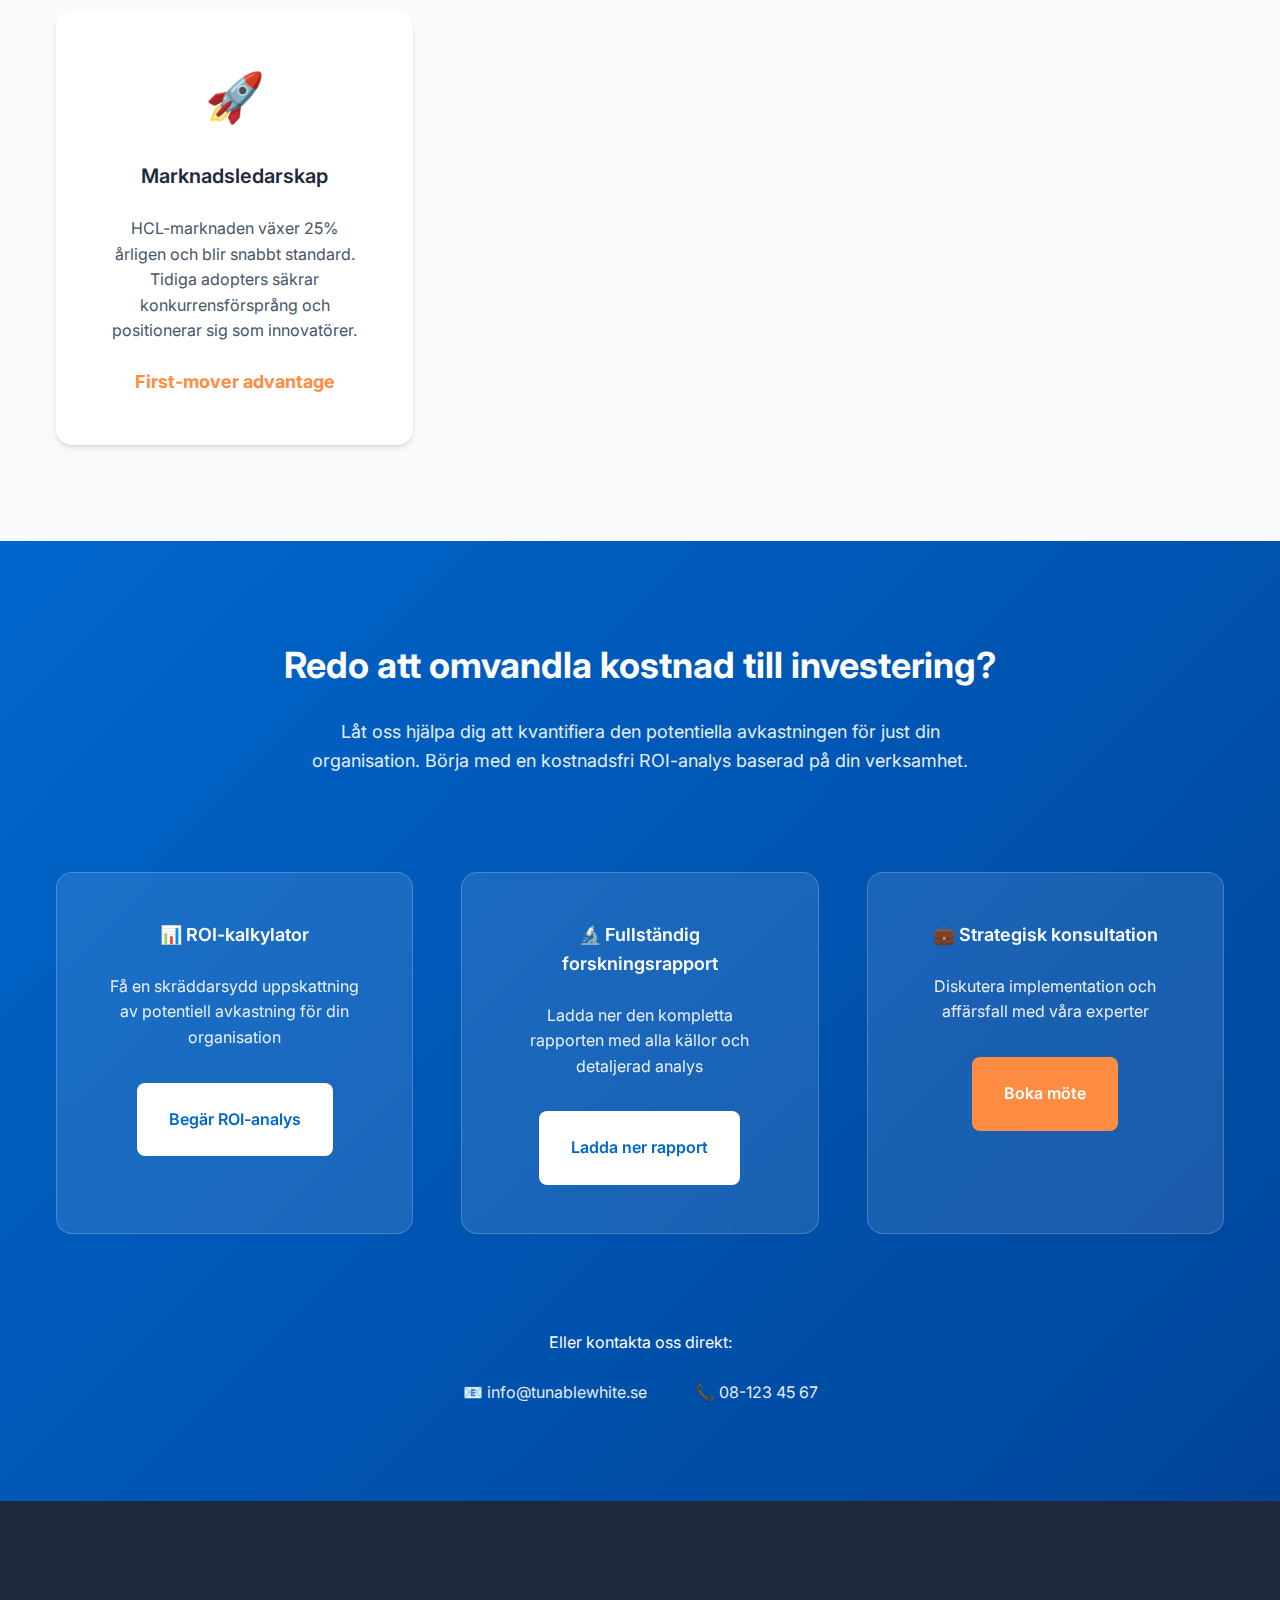
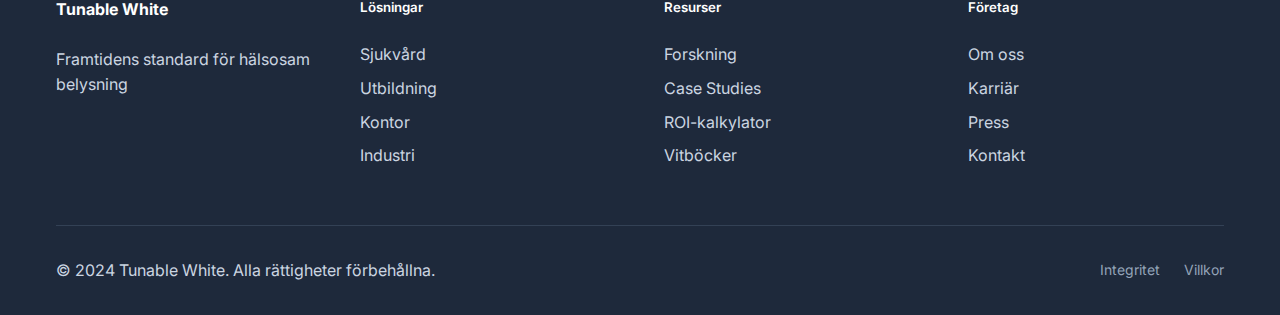
<file: research.html>
<!DOCTYPE html>
<html lang="sv">
<head>
    <meta charset="UTF-8">
    <meta name="viewport" content="width=device-width, initial-scale=1.0">
    <title>Forskning & ROI | Tunable White belysning</title>
    <meta name="description" content="Vetenskaplig forskning och ROI-analys som visar att Tunable White-belysning genererar mätbar avkastning genom ökad produktivitet, minskad sjukfrånvaro och förbättrat välmående.">
    <link rel="stylesheet" href="styles.css">
    <link href="https://fonts.googleapis.com/css2?family=Inter:wght@300;400;500;600;700&display=swap" rel="stylesheet">
</head>
<body>
    <!-- Header -->
    <header class="header">
        <nav class="nav">
            <div class="nav-container">
                <div class="nav-brand">
                    <h1 class="brand-text">Tunable White</h1>
                </div>
                <div class="nav-links">
                    <a href="index.html" class="nav-link">Hem</a>
                    <a href="index.html#problem" class="nav-link">Problem</a>
                    <a href="index.html#solution" class="nav-link">Lösning</a>
                    <a href="index.html#benefits" class="nav-link">Fördelar</a>
                    <a href="index.html#stories" class="nav-link">Berättelser</a>
                    <a href="index.html#contact" class="nav-link cta-button">Kontakta oss</a>
                </div>
            </div>
        </nav>
    </header>

    <!-- Research Hero Section -->
    <section class="hero">
        <div class="container">
            <div class="hero-content">
                <h1 class="hero-title">
                    <span class="hero-question">Från kostnad till investering</span>
                    <span class="hero-subtitle">Vetenskapligt bevisad ROI för Tunable White</span>
                </h1>
                <p class="hero-description">
                    Omfattande forskning visar att Tunable White inte är en kostnad – det är en strategisk investering som genererar mätbar avkastning genom förbättrat humankapital.
                </p>
                <div class="hero-cta">
                    <a href="#roi-highlights" class="cta-primary">Se ROI-siffror</a>
                    <a href="#research-summary" class="cta-secondary">Läs forskningen</a>
                </div>
            </div>
        </div>
    </section>

    <!-- ROI Highlights Section -->
    <section id="roi-highlights" class="benefits-section">
        <div class="container">
            <div class="section-header">
                <h2 class="section-title">Mätbar avkastning som övertygar beslutsfattare</h2>
                <p class="section-subtitle">Kvantifierade vinster som direkt påverkar organisationens resultat</p>
            </div>
            
            <div class="benefits-grid">
                <!-- ROI Overview -->
                <div class="benefit-card">
                    <div class="benefit-header">
                        <div class="benefit-icon">💰</div>
                        <h3>ROI-exempel från verkligheten</h3>
                        <p class="benefit-tagline">Dokumenterad avkastning på investering</p>
                    </div>
                    <div class="benefit-content">
                        <h4>Bevisade ROI-resultat:</h4>
                        <ul class="benefit-list">
                            <li><strong>Kontorsmiljö (200 anställda):</strong> 6.5:1 avkastning årligen</li>
                            <li><strong>Industriell produktion (1000 arbetare):</strong> 40:1 avkastning årligen</li>
                            <li><strong>Repetitiv tillverkning (750 arbetare):</strong> 16.6:1 avkastning årligen</li>
                            <li><strong>Butiksmiljö:</strong> 40% ökning av försäljning med naturligt ljus</li>
                        </ul>
                        
                        <div class="benefit-roi">
                            <h5>Återbetalningstid:</h5>
                            <div class="roi-calculation">
                                <div class="roi-item">
                                    <span>Typisk återbetalningstid:</span>
                                    <span>2-6 månader</span>
                                </div>
                                <div class="roi-item roi-total">
                                    <span>När humankapitalvinsterna inkluderas</span>
                                </div>
                            </div>
                        </div>
                    </div>
                </div>
                
                <!-- Productivity -->
                <div class="benefit-card">
                    <div class="benefit-header">
                        <div class="benefit-icon">📊</div>
                        <h3>Produktivitetsökningar</h3>
                        <p class="benefit-tagline">Där de "mjuka" värdena blir hårda siffror</p>
                    </div>
                    <div class="benefit-content">
                        <h4>Mätbara förbättringar:</h4>
                        <ul class="benefit-list">
                            <li><strong>Kontorsarbete:</strong> 19.4% bättre arbetsprestation (UK Call Centre)</li>
                            <li><strong>Kognitiv precision:</strong> 12% förbättring i krävande uppgifter</li>
                            <li><strong>Industriell produktion:</strong> 4.5% produktivitetsökning</li>
                            <li><strong>Koncentration:</strong> 36.8% förbättring jämfört med kontrollgrupp</li>
                        </ul>
                        
                        <div class="benefit-science">
                            <h5>Ekonomisk effekt:</h5>
                            <p>En 4.5% produktivitetsökning i en fabrik med 750 anställda genererar 
                            €880,000 i årlig vinst – nästan 17 gånger investeringskostnaden.</p>
                        </div>
                    </div>
                </div>
                
                <!-- Healthcare Savings -->
                <div class="benefit-card">
                    <div class="benefit-header">
                        <div class="benefit-icon">🏥</div>
                        <h3>Vårdkostnadsbesparingar</h3>
                        <p class="benefit-tagline">Från förebyggande till ekonomiska vinster</p>
                    </div>
                    <div class="benefit-content">
                        <h4>Bevisade hälsobesparingar:</h4>
                        <ul class="benefit-list">
                            <li><strong>Sjukfrånvaro:</strong> 20% minskning på vårdhem (Danmark)</li>
                            <li><strong>Sömn och återhämtning:</strong> 46 minuter mer sömn per natt</li>
                            <li><strong>Patientåterhämtning:</strong> 22% snabbare efter operation</li>
                            <li><strong>Arbetsplatsolyckor:</strong> 1-2% minskning av fel och skador</li>
                        </ul>
                        
                        <div class="benefit-roi">
                            <h5>Ekonomisk påverkan:</h5>
                            <div class="roi-calculation">
                                <div class="roi-item">
                                    <span>1% minskning sjukfrånvaro (500 anställda):</span>
                                    <span>40 sparade sjukdagar årligen</span>
                                </div>
                                <div class="roi-item">
                                    <span>Per sparad sjukdag:</span>
                                    <span>Genomsnittlig dagslön + produktionsbortfall</span>
                                </div>
                            </div>
                        </div>
                    </div>
                </div>
            </div>
        </div>
    </section>

    <!-- Research Summary Section -->
    <section id="research-summary" class="solution-section">
        <div class="container">
            <div class="solution-content">
                <div class="solution-text">
                    <h2 class="section-title">Varför de mjuka värdena driver de hårda vinsterna</h2>
                    <p class="section-description">
                        Tunable White-belysning genererar ROI genom en biologisk-till-ekonomisk värdekedja: 
                        Bättre ljus → Starkare cirkadisk rytm → Förbättrad hälsa → Mätbara affärsresultat.
                    </p>
                    
                    <div class="solution-features">
                        <div class="feature">
                            <h4>🧬 Biologisk grund</h4>
                            <p>Ljus styr kroppens inbyggda klocka genom ipRGC-fotoreceptorer. När belysningen följer naturens rytm 
                            förbättras sömn, hormonbalans och immunförsvar – grundpelare för prestation.</p>
                        </div>
                        <div class="feature">
                            <h4>💼 Affärslogik</h4>
                            <p>Personalkostnader utgör 80-90% av de flesta organisationers kostnader. 
                            En liten förbättring av personalens prestation överstiger vida kostnaden för optimal belysning.</p>
                        </div>
                        <div class="feature">
                            <h4>📈 Multiplikatoreffekt</h4>
                            <p>Förbättringar skalas över hela personalstyrkan och över tid. Minskad sjukfrånvaro + 
                            ökad produktivitet + bättre retention = exponentiell värdetillväxt.</p>
                        </div>
                    </div>
                </div>
                
                <div class="solution-visual">
                    <div class="day-cycle">
                        <div class="time-period morning-period">
                            <div class="time">Morgon</div>
                            <div class="light-temp">Aktiverande ljus → Energi & Focus</div>
                        </div>
                        <div class="time-period day-period">
                            <div class="time">Dag</div>
                            <div class="light-temp">Optimal belysning → Produktivitet</div>
                        </div>
                        <div class="time-period evening-period">
                            <div class="time">Kväll</div>
                            <div class="light-temp">Lugnande ljus → Återhämtning</div>
                        </div>
                    </div>
                </div>
            </div>
        </div>
    </section>

    <!-- Case Studies Section -->
    <section class="stories-section">
        <div class="container">
            <div class="section-header">
                <h2 class="section-title">Dokumenterade fall från ledande organisationer</h2>
                <p class="section-subtitle">Verkliga resultat från implementationer världen över</p>
            </div>
            
            <div class="stories-grid">
                <div class="story-card">
                    <div class="story-header">
                        <div class="story-avatar">🏢</div>
                        <div class="story-info">
                            <h4>CBRE "Healthy Office"</h4>
                            <p>Amsterdam</p>
                        </div>
                    </div>
                    
                    <div class="story-content">
                        <div class="story-before">
                            <h5>Mätning:</h5>
                            <p>Objektiva tester av kognitiv prestation och arbetsutförande före och efter installation.</p>
                        </div>
                        
                        <div class="story-after">
                            <h5>Resultat:</h5>
                            <p><strong>18% ökning</strong> av upplevd arbetsprestation och <strong>12% förbättring</strong> 
                            av precision i kognitiva uppgifter. 71% av personalen kände sig mer energiska.</p>
                        </div>
                    </div>
                </div>
                
                <div class="story-card">
                    <div class="story-header">
                        <div class="story-avatar">🏭</div>
                        <div class="story-info">
                            <h4>Dansk vårdhem</h4>
                            <p>Herluf Trolle</p>
                        </div>
                    </div>
                    
                    <div class="story-content">
                        <div class="story-before">
                            <h5>Utmaning:</h5>
                            <p>Hög sjukfrånvaro bland personal påverkade både kvalitet och kostnader på vårdhemmet.</p>
                        </div>
                        
                        <div class="story-after">
                            <h5>Resultat:</h5>
                            <p><strong>20% minskning</strong> av sjukfrånvaro under 11-månaders studieperiod. 
                            Personalen rapporterade förbättrat välmående och energi.</p>
                        </div>
                    </div>
                </div>
                
                <div class="story-card">
                    <div class="story-header">
                        <div class="story-avatar">🛒</div>
                        <div class="story-info">
                            <h4>Detaljhandelskedja</h4>
                            <p>108 butiker</p>
                        </div>
                    </div>
                    
                    <div class="story-content">
                        <div class="story-before">
                            <h5>Jämförelse:</h5>
                            <p>Analys av försäljning i butiker med naturligt ljus (takfönster) jämfört med standardbelysning.</p>
                        </div>
                        
                        <div class="story-after">
                            <h5>Resultat:</h5>
                            <p><strong>40% högre försäljning</strong> i butiker med optimalt dagsljus. 
                            Vissa butiker visade upp till 49% ökning i de mest optimala ljusförhållandena.</p>
                        </div>
                    </div>
                </div>
            </div>
        </div>
    </section>

    <!-- Strategic Value Section -->
    <section class="problem-section">
        <div class="container">
            <div class="section-header">
                <h2 class="section-title">Strategiska fördelar bortom ROI</h2>
                <p class="section-subtitle">Långsiktiga värden som positionerar organisationen för framtiden</p>
            </div>
            
            <div class="problem-grid">
                <div class="problem-card">
                    <div class="problem-icon">🎯</div>
                    <h3>Talangattraktivitet</h3>
                    <p>33% av kontorsanställda säger att kontorets design påverkar deras val av arbetsgivare. 
                    HCL blir en synlig signal om organisationens engagemang för välmående.</p>
                    <div class="stat">Konkurrensförsprång i rekrytering</div>
                </div>
                
                <div class="problem-card">
                    <div class="problem-icon">🏗️</div>
                    <h3>Fastighetsvärde</h3>
                    <p>HCL är en förutsättning för högsta nivåerna i WELL Building Standard och LEED. 
                    Certifierade fastigheter har högre marknadsvärde och hyresintäkter.</p>
                    <div class="stat">Ökad fastighetsvärdering</div>
                </div>
                
                <div class="problem-card">
                    <div class="problem-icon">🌱</div>
                    <h3>ESG-strategi</h3>
                    <p>En konkret och mätbar investering i "S" (Social) i ESG-målen. 
                    Visar genuint socialt ansvar som värdesätts av investerare och kunder.</p>
                    <div class="stat">Stärkt hållbarhetsprofil</div>
                </div>
                
                <div class="problem-card">
                    <div class="problem-icon">🚀</div>
                    <h3>Marknadsledarskap</h3>
                    <p>HCL-marknaden växer 25% årligen och blir snabbt standard. 
                    Tidiga adopters säkrar konkurrensförsprång och positionerar sig som innovatörer.</p>
                    <div class="stat">First-mover advantage</div>
                </div>
            </div>
        </div>
    </section>

    <!-- CTA Section -->
    <section id="contact" class="cta-section">
        <div class="container">
            <div class="cta-content">
                <h2 class="cta-title">Redo att omvandla kostnad till investering?</h2>
                <p class="cta-description">
                    Låt oss hjälpa dig att kvantifiera den potentiella avkastningen för just din organisation. 
                    Börja med en kostnadsfri ROI-analys baserad på din verksamhet.
                </p>
                
                <div class="cta-options">
                    <div class="cta-option">
                        <h4>📊 ROI-kalkylator</h4>
                        <p>Få en skräddarsydd uppskattning av potentiell avkastning för din organisation</p>
                        <a href="" class="cta-button">Begär ROI-analys</a>
                    </div>
                    
                    <div class="cta-option">
                        <h4>🔬 Fullständig forskningsrapport</h4>
                        <p>Ladda ner den kompletta rapporten med alla källor och detaljerad analys</p>
                        <a href="Images/TunableWhite.pdf" target="_blank" class="cta-button">Ladda ner rapport</a>
                    </div>
                    
                    <div class="cta-option">
                        <h4>💼 Strategisk konsultation</h4>
                        <p>Diskutera implementation och affärsfall med våra experter</p>
                        <a href="" class="cta-button primary">Boka möte</a>
                    </div>
                </div>
                
                <div class="cta-contact">
                    <p>Eller kontakta oss direkt:</p>
                    <div class="contact-info">
                        <span>📧 info@tunablewhite.se</span>
                        <span>📞 08-123 45 67</span>
                    </div>
                </div>
            </div>
        </div>
    </section>

    <!-- Footer -->
    <footer class="footer">
        <div class="container">
            <div class="footer-content">
                <div class="footer-section">
                    <h4>Tunable White</h4>
                    <p>Framtidens standard för hälsosam belysning</p>
                </div>
                
                <div class="footer-section">
                    <h5>Lösningar</h5>
                    <ul>
                        <li><a href="#">Sjukvård</a></li>
                        <li><a href="#">Utbildning</a></li>
                        <li><a href="#">Kontor</a></li>
                        <li><a href="#">Industri</a></li>
                    </ul>
                </div>
                
                <div class="footer-section">
                    <h5>Resurser</h5>
                    <ul>
                        <li><a href="research.html">Forskning</a></li>
                        <li><a href="#">Case Studies</a></li>
                        <li><a href="#">ROI-kalkylator</a></li>
                        <li><a href="#">Vitböcker</a></li>
                    </ul>
                </div>
                
                <div class="footer-section">
                    <h5>Företag</h5>
                    <ul>
                        <li><a href="#">Om oss</a></li>
                        <li><a href="#">Karriär</a></li>
                        <li><a href="#">Press</a></li>
                        <li><a href="#">Kontakt</a></li>
                    </ul>
                </div>
            </div>
            
            <div class="footer-bottom">
                <p>&copy; 2024 Tunable White. Alla rättigheter förbehållna.</p>
                <div class="footer-links">
                    <a href="#">Integritet</a>
                    <a href="#">Villkor</a>
                </div>
            </div>
        </div>
    </footer>

    <script>
        // Smooth scrolling for navigation links
        document.querySelectorAll('a[href^="#"]').forEach(anchor => {
            anchor.addEventListener('click', function (e) {
                e.preventDefault();
                const target = document.querySelector(this.getAttribute('href'));
                if (target) {
                    target.scrollIntoView({
                        behavior: 'smooth',
                        block: 'start'
                    });
                }
            });
        });
    </script>
</body>
</html>
</file>
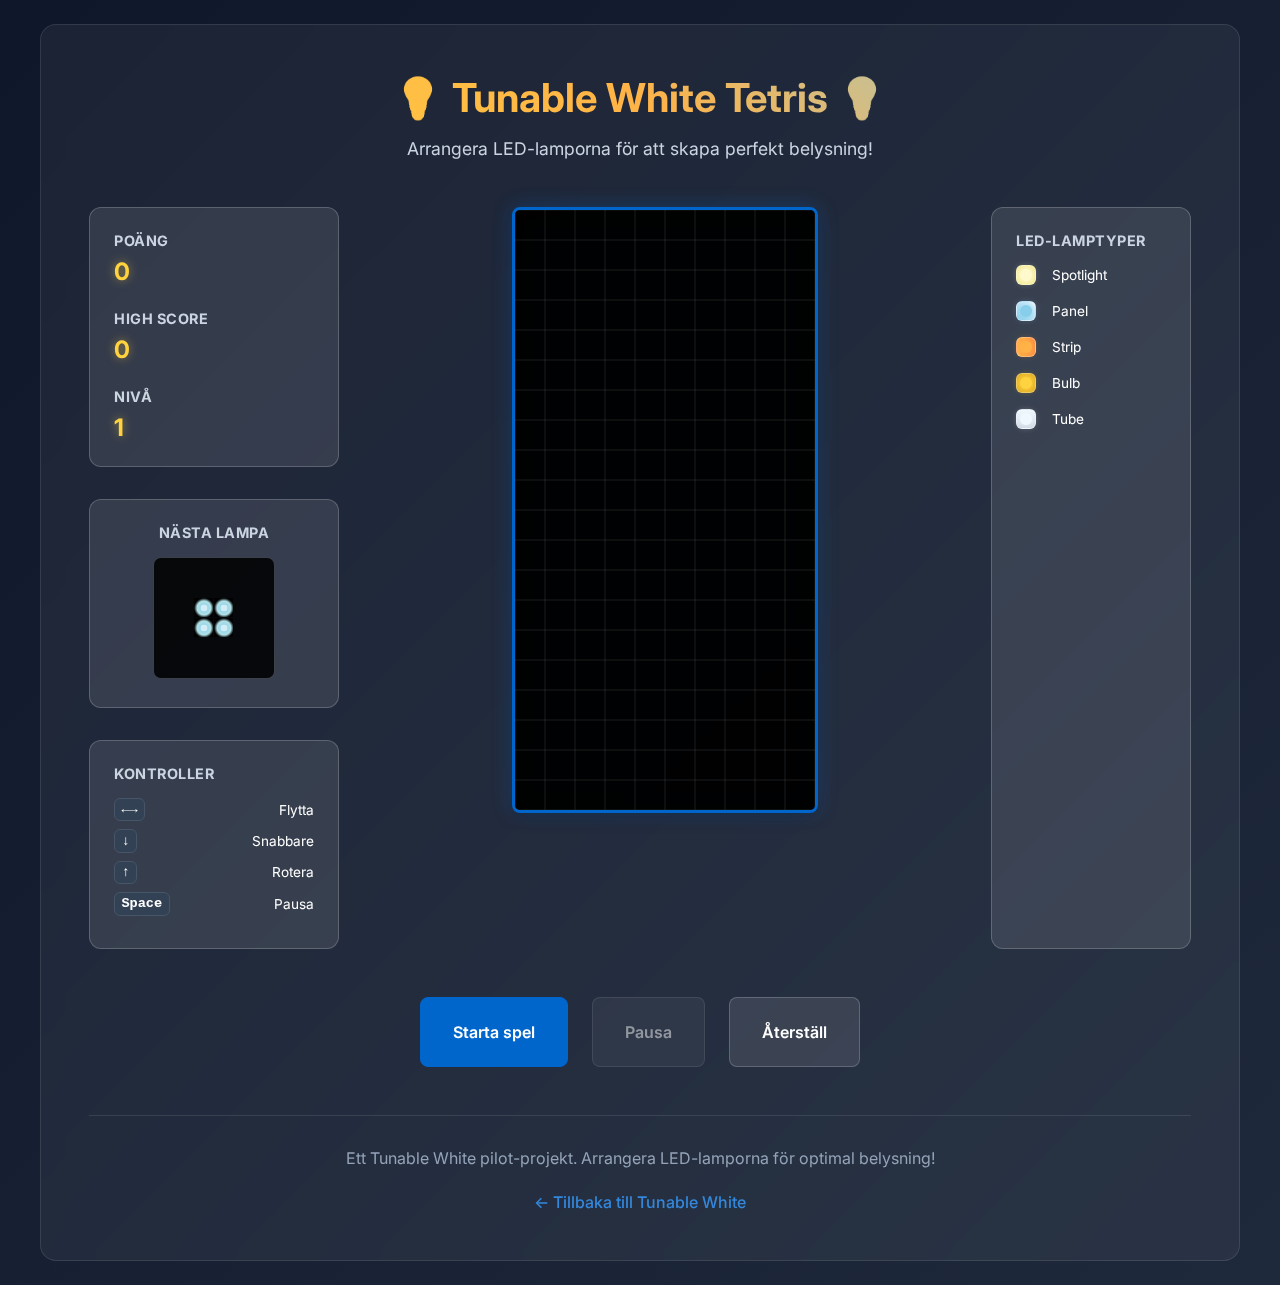
<file: tetris.html>
<!DOCTYPE html>
<html lang="sv">
<head>
    <meta charset="UTF-8">
    <meta name="viewport" content="width=device-width, initial-scale=1.0">
    <title>Tunable White Tetris | LED Light Game</title>
    <link rel="stylesheet" href="tetris.css">
    <link href="https://fonts.googleapis.com/css2?family=Inter:wght@300;400;500;600;700&display=swap" rel="stylesheet">
</head>
<body>
    <div class="game-container">
        <header class="game-header">
            <h1 class="game-title">
                <span class="title-light">💡</span>
                Tunable White Tetris
                <span class="title-light">💡</span>
            </h1>
            <p class="game-subtitle">Arrangera LED-lamporna för att skapa perfekt belysning!</p>
        </header>

        <div class="game-content">
            <div class="game-info">
                <div class="score-panel">
                    <div class="score-item">
                        <h3>Poäng</h3>
                        <div id="current-score" class="score-value">0</div>
                    </div>
                    <div class="score-item">
                        <h3>High Score</h3>
                        <div id="high-score" class="score-value">0</div>
                    </div>
                    <div class="score-item">
                        <h3>Nivå</h3>
                        <div id="level" class="score-value">1</div>
                    </div>
                </div>

                <div class="next-piece-container">
                    <h3>Nästa lampa</h3>
                    <canvas id="next-piece" width="120" height="120"></canvas>
                </div>

                <div class="controls-info">
                    <h3>Kontroller</h3>
                    <div class="control-item">
                        <span class="control-key">←→</span>
                        <span>Flytta</span>
                    </div>
                    <div class="control-item">
                        <span class="control-key">↓</span>
                        <span>Snabbare</span>
                    </div>
                    <div class="control-item">
                        <span class="control-key">↑</span>
                        <span>Rotera</span>
                    </div>
                    <div class="control-item">
                        <span class="control-key">Space</span>
                        <span>Pausa</span>
                    </div>
                </div>
            </div>

            <div class="game-board-container">
                <canvas id="game-board" width="300" height="600"></canvas>
                <div id="game-over-overlay" class="game-over-overlay hidden">
                    <div class="game-over-content">
                        <h2>Spelet över!</h2>
                        <p>Din poäng: <span id="final-score">0</span></p>
                        <p id="new-high-score" class="new-high-score hidden">🎉 Nytt rekord!</p>
                        <button id="restart-btn" class="restart-btn">Spela igen</button>
                        <a href="index.html" class="back-btn">Tillbaka till hemsidan</a>
                    </div>
                </div>
            </div>

            <div class="game-legend">
                <h3>LED-lamptyper</h3>
                <div class="legend-grid">
                    <div class="legend-item">
                        <div class="legend-shape spotlight"></div>
                        <span>Spotlight</span>
                    </div>
                    <div class="legend-item">
                        <div class="legend-shape panel"></div>
                        <span>Panel</span>
                    </div>
                    <div class="legend-item">
                        <div class="legend-shape strip"></div>
                        <span>Strip</span>
                    </div>
                    <div class="legend-item">
                        <div class="legend-shape bulb"></div>
                        <span>Bulb</span>
                    </div>
                    <div class="legend-item">
                        <div class="legend-shape tube"></div>
                        <span>Tube</span>
                    </div>
                </div>
            </div>
        </div>

        <div class="game-actions">
            <button id="start-btn" class="game-btn primary">Starta spel</button>
            <button id="pause-btn" class="game-btn" disabled>Pausa</button>
            <button id="reset-btn" class="game-btn">Återställ</button>
        </div>

        <footer class="game-footer">
            <p>Ett Tunable White pilot-projekt. Arrangera LED-lamporna för optimal belysning!</p>
            <a href="index.html" class="home-link">← Tillbaka till Tunable White</a>
        </footer>
    </div>

    <script src="tetris.js"></script>
</body>
</html>
</file>
<file: styles.css>
/* Reset and Base Styles */
* {
    margin: 0;
    padding: 0;
    box-sizing: border-box;
}

:root {
    /* Colors */
    --primary-blue: #0066cc;
    --primary-blue-dark: #004499;
    --primary-blue-light: #3388dd;
    --secondary-teal: #00a896;
    --secondary-teal-dark: #007b6f;
    --accent-orange: #ff8c42;
    --accent-yellow: #ffd23f;
    
    /* Grayscale */
    --white: #ffffff;
    --gray-50: #f8fafc;
    --gray-100: #f1f5f9;
    --gray-200: #e2e8f0;
    --gray-300: #cbd5e1;
    --gray-400: #94a3b8;
    --gray-500: #64748b;
    --gray-600: #475569;
    --gray-700: #334155;
    --gray-800: #1e293b;
    --gray-900: #0f172a;
    
    /* Light colors for tunable white simulation */
    --light-morning: #87ceeb;
    --light-day: #ffd700;
    --light-evening: #ff6b35;
    
    /* Typography */
    --font-family: 'Inter', -apple-system, BlinkMacSystemFont, 'Segoe UI', Roboto, sans-serif;
    --font-size-xs: 0.75rem;
    --font-size-sm: 0.875rem;
    --font-size-base: 1rem;
    --font-size-lg: 1.125rem;
    --font-size-xl: 1.25rem;
    --font-size-2xl: 1.5rem;
    --font-size-3xl: 1.875rem;
    --font-size-4xl: 2.25rem;
    --font-size-5xl: 3rem;
    
    /* Spacing */
    --spacing-xs: 0.5rem;
    --spacing-sm: 1rem;
    --spacing-md: 1.5rem;
    --spacing-lg: 2rem;
    --spacing-xl: 3rem;
    --spacing-2xl: 4rem;
    --spacing-3xl: 6rem;
    
    /* Shadows */
    --shadow-sm: 0 1px 2px 0 rgb(0 0 0 / 0.05);
    --shadow-md: 0 4px 6px -1px rgb(0 0 0 / 0.1), 0 2px 4px -2px rgb(0 0 0 / 0.1);
    --shadow-lg: 0 10px 15px -3px rgb(0 0 0 / 0.1), 0 4px 6px -4px rgb(0 0 0 / 0.1);
    --shadow-xl: 0 20px 25px -5px rgb(0 0 0 / 0.1), 0 8px 10px -6px rgb(0 0 0 / 0.1);
    
    /* Border radius */
    --border-radius-sm: 0.375rem;
    --border-radius-md: 0.5rem;
    --border-radius-lg: 0.75rem;
    --border-radius-xl: 1rem;
    
    /* Transitions */
    --transition-fast: 150ms ease-in-out;
    --transition-normal: 300ms ease-in-out;
    --transition-slow: 500ms ease-in-out;
}

html {
    scroll-behavior: smooth;
}

body {
    font-family: var(--font-family);
    font-size: var(--font-size-base);
    line-height: 1.6;
    color: var(--gray-700);
    background-color: var(--white);
}

.container {
    max-width: 1200px;
    margin: 0 auto;
    padding: 0 var(--spacing-sm);
}

/* Header Styles */
.header {
    background-color: var(--white);
    border-bottom: 1px solid var(--gray-200);
    position: fixed;
    top: 0;
    left: 0;
    right: 0;
    z-index: 1000;
    backdrop-filter: blur(10px);
    background-color: rgba(255, 255, 255, 0.95);
}

.nav-container {
    max-width: 1200px;
    margin: 0 auto;
    padding: 0 var(--spacing-sm);
    display: flex;
    justify-content: space-between;
    align-items: center;
    height: 4rem;
}

.brand-text {
    font-size: var(--font-size-xl);
    font-weight: 700;
    color: var(--primary-blue);
}

.nav-links {
    display: flex;
    gap: var(--spacing-lg);
    align-items: center;
}

.nav-link {
    text-decoration: none;
    color: var(--gray-600);
    font-weight: 500;
    transition: color var(--transition-fast);
    padding: var(--spacing-xs) 0;
}

.nav-link:hover {
    color: var(--primary-blue);
}

.nav-link.cta-button {
    background-color: var(--primary-blue);
    color: var(--white);
    padding: var(--spacing-xs) var(--spacing-md);
    border-radius: var(--border-radius-md);
    transition: background-color var(--transition-fast);
}

.nav-link.cta-button:hover {
    background-color: var(--primary-blue-dark);
    color: var(--white);
}

/* Hero Section */
.hero {
    margin-top: 4rem;
    padding: var(--spacing-3xl) 0;
    background: linear-gradient(135deg, var(--gray-50) 0%, var(--white) 100%);
    min-height: 80vh;
    display: flex;
    align-items: center;
}

.hero-content {
    display: grid;
    grid-template-columns: 1fr 1fr;
    gap: var(--spacing-3xl);
    align-items: center;
}

.hero-title {
    font-size: var(--font-size-5xl);
    font-weight: 700;
    line-height: 1.1;
    margin-bottom: var(--spacing-lg);
}

.hero-question {
    display: block;
    color: var(--primary-blue);
    margin-bottom: var(--spacing-sm);
}

.hero-subtitle {
    display: block;
    font-size: var(--font-size-2xl);
    color: var(--gray-600);
    font-weight: 400;
}

.hero-description {
    font-size: var(--font-size-lg);
    color: var(--gray-600);
    margin-bottom: var(--spacing-xl);
    line-height: 1.7;
}

.hero-cta {
    display: flex;
    gap: var(--spacing-md);
    flex-wrap: wrap;
}

.cta-primary, .cta-secondary {
    display: inline-block;
    padding: var(--spacing-md) var(--spacing-xl);
    border-radius: var(--border-radius-lg);
    font-weight: 600;
    text-decoration: none;
    transition: all var(--transition-normal);
    border: 2px solid transparent;
}

.cta-primary {
    background-color: var(--primary-blue);
    color: var(--white);
}

.cta-primary:hover {
    background-color: var(--primary-blue-dark);
    transform: translateY(-2px);
    box-shadow: var(--shadow-lg);
}

.cta-secondary {
    background-color: transparent;
    color: var(--primary-blue);
    border-color: var(--primary-blue);
}

.cta-secondary:hover {
    background-color: var(--primary-blue);
    color: var(--white);
    transform: translateY(-2px);
}

/* Light Simulation */
.hero-visual {
    display: flex;
    justify-content: center;
    align-items: center;
}

.light-simulation {
    position: relative;
    width: 300px;
    height: 300px;
    display: flex;
    justify-content: center;
    align-items: center;
}

.light-circle {
    position: absolute;
    width: 100px;
    height: 100px;
    border-radius: 50%;
    transition: all var(--transition-slow);
    box-shadow: 0 0 30px rgba(0, 0, 0, 0.1);
}

.light-circle.morning {
    background: radial-gradient(circle, var(--light-morning), rgba(135, 206, 235, 0.3));
    top: 50px;
    left: 50%;
    transform: translateX(-50%);
}

.light-circle.day {
    background: radial-gradient(circle, var(--light-day), rgba(255, 215, 0, 0.3));
    top: 50%;
    right: 50px;
    transform: translateY(-50%);
}

.light-circle.evening {
    background: radial-gradient(circle, var(--light-evening), rgba(255, 107, 53, 0.3));
    bottom: 50px;
    left: 50%;
    transform: translateX(-50%);
}

/* Section Styles */
.section-header {
    text-align: center;
    margin-bottom: var(--spacing-3xl);
}

.section-title {
    font-size: var(--font-size-4xl);
    font-weight: 700;
    color: var(--gray-800);
    margin-bottom: var(--spacing-md);
}

.section-subtitle {
    font-size: var(--font-size-lg);
    color: var(--gray-600);
    max-width: 600px;
    margin: 0 auto;
}

.section-description {
    font-size: var(--font-size-lg);
    color: var(--gray-600);
    line-height: 1.7;
    margin-bottom: var(--spacing-xl);
}

/* Problem Section */
.problem-section {
    padding: var(--spacing-3xl) 0;
    background-color: var(--gray-50);
}

.problem-grid {
    display: grid;
    grid-template-columns: repeat(auto-fit, minmax(280px, 1fr));
    gap: var(--spacing-xl);
}

.problem-card {
    background-color: var(--white);
    padding: var(--spacing-xl);
    border-radius: var(--border-radius-xl);
    box-shadow: var(--shadow-md);
    text-align: center;
    transition: transform var(--transition-normal);
}

.problem-card:hover {
    transform: translateY(-5px);
    box-shadow: var(--shadow-xl);
}

.problem-icon {
    font-size: 3rem;
    margin-bottom: var(--spacing-md);
}

.problem-card h3 {
    font-size: var(--font-size-xl);
    font-weight: 600;
    color: var(--gray-800);
    margin-bottom: var(--spacing-md);
}

.problem-card p {
    color: var(--gray-600);
    margin-bottom: var(--spacing-md);
}

.stat {
    font-weight: 700;
    color: var(--accent-orange);
    font-size: var(--font-size-lg);
}

/* Solution Section */
.solution-section {
    padding: var(--spacing-3xl) 0;
}

.solution-content {
    display: grid;
    grid-template-columns: 1fr 1fr;
    gap: var(--spacing-3xl);
    align-items: center;
}

.solution-features {
    display: flex;
    flex-direction: column;
    gap: var(--spacing-lg);
}

.feature h4 {
    font-size: var(--font-size-lg);
    font-weight: 600;
    color: var(--gray-800);
    margin-bottom: var(--spacing-xs);
}

.feature p {
    color: var(--gray-600);
}

.day-cycle {
    display: flex;
    flex-direction: column;
    gap: var(--spacing-lg);
    background-color: var(--gray-50);
    padding: var(--spacing-xl);
    border-radius: var(--border-radius-xl);
}

.time-period {
    display: flex;
    justify-content: space-between;
    align-items: center;
    padding: var(--spacing-md);
    border-radius: var(--border-radius-md);
    transition: all var(--transition-normal);
}

.morning-period {
    background: linear-gradient(90deg, var(--light-morning), rgba(135, 206, 235, 0.1));
}

.day-period {
    background: linear-gradient(90deg, var(--light-day), rgba(255, 215, 0, 0.1));
}

.evening-period {
    background: linear-gradient(90deg, var(--light-evening), rgba(255, 107, 53, 0.1));
}

.time {
    font-weight: 700;
    font-size: var(--font-size-lg);
    color: var(--gray-800);
}

.light-temp {
    color: var(--gray-600);
    font-weight: 500;
}

/* Benefits Section */
.benefits-section {
    padding: var(--spacing-3xl) 0;
    background-color: var(--gray-50);
}

.benefits-grid {
    display: grid;
    grid-template-columns: repeat(auto-fit, minmax(350px, 1fr));
    gap: var(--spacing-xl);
}

.benefit-card {
    background-color: var(--white);
    border-radius: var(--border-radius-xl);
    overflow: hidden;
    box-shadow: var(--shadow-lg);
    transition: transform var(--transition-normal);
}

.benefit-card:hover {
    transform: translateY(-8px);
}

.benefit-header {
    background: linear-gradient(135deg, var(--primary-blue), var(--primary-blue-light));
    color: var(--white);
    padding: var(--spacing-xl);
    text-align: center;
}

.benefit-icon {
    font-size: 3rem;
    margin-bottom: var(--spacing-md);
}

.benefit-header h3 {
    font-size: var(--font-size-2xl);
    font-weight: 700;
    margin-bottom: var(--spacing-xs);
}

.benefit-tagline {
    opacity: 0.9;
    font-size: var(--font-size-lg);
}

.benefit-content {
    padding: var(--spacing-xl);
}

.benefit-content h4 {
    font-size: var(--font-size-lg);
    font-weight: 600;
    color: var(--gray-800);
    margin-bottom: var(--spacing-md);
}

.benefit-list {
    list-style: none;
    margin-bottom: var(--spacing-lg);
}

.benefit-list li {
    position: relative;
    padding-left: var(--spacing-md);
    margin-bottom: var(--spacing-xs);
    color: var(--gray-600);
}

.benefit-list li::before {
    content: "✓";
    position: absolute;
    left: 0;
    color: var(--secondary-teal);
    font-weight: bold;
}

.benefit-science {
    background-color: var(--gray-50);
    padding: var(--spacing-md);
    border-radius: var(--border-radius-md);
    border-left: 4px solid var(--secondary-teal);
}

.benefit-science h5 {
    font-weight: 600;
    color: var(--gray-800);
    margin-bottom: var(--spacing-xs);
}

.benefit-science p {
    color: var(--gray-600);
    font-size: var(--font-size-sm);
}

.benefit-roi {
    background-color: var(--gray-50);
    padding: var(--spacing-md);
    border-radius: var(--border-radius-md);
}

.benefit-roi h5 {
    font-weight: 600;
    color: var(--gray-800);
    margin-bottom: var(--spacing-md);
}

.roi-calculation {
    display: flex;
    flex-direction: column;
    gap: var(--spacing-xs);
}

.roi-item {
    display: flex;
    justify-content: space-between;
    font-size: var(--font-size-sm);
}

.roi-item.roi-total {
    border-top: 2px solid var(--gray-300);
    padding-top: var(--spacing-xs);
    margin-top: var(--spacing-xs);
    font-weight: 700;
    color: var(--secondary-teal);
    font-size: var(--font-size-base);
}

/* Stories Section */
.stories-section {
    padding: var(--spacing-3xl) 0;
}

.stories-grid {
    display: grid;
    grid-template-columns: repeat(auto-fit, minmax(300px, 1fr));
    gap: var(--spacing-xl);
}

.story-card {
    background-color: var(--white);
    border: 1px solid var(--gray-200);
    border-radius: var(--border-radius-xl);
    padding: var(--spacing-xl);
    box-shadow: var(--shadow-md);
    transition: all var(--transition-normal);
}

.story-card:hover {
    box-shadow: var(--shadow-xl);
    transform: translateY(-3px);
}

.story-header {
    display: flex;
    align-items: center;
    gap: var(--spacing-md);
    margin-bottom: var(--spacing-lg);
}

.story-avatar {
    font-size: 2.5rem;
    width: 60px;
    height: 60px;
    display: flex;
    align-items: center;
    justify-content: center;
    background-color: var(--gray-100);
    border-radius: 50%;
}

.story-info h4 {
    font-weight: 600;
    color: var(--gray-800);
    margin-bottom: var(--spacing-xs);
}

.story-info p {
    color: var(--gray-500);
    font-size: var(--font-size-sm);
}

.story-before, .story-after {
    margin-bottom: var(--spacing-md);
}

.story-before h5, .story-after h5 {
    font-weight: 600;
    margin-bottom: var(--spacing-xs);
}

.story-before h5 {
    color: var(--accent-orange);
}

.story-after h5 {
    color: var(--secondary-teal);
}

.story-before p {
    color: var(--gray-600);
    font-style: italic;
}

.story-after p {
    color: var(--gray-700);
    font-weight: 500;
}

/* CTA Section */
.cta-section {
    padding: var(--spacing-3xl) 0;
    background: linear-gradient(135deg, var(--primary-blue), var(--primary-blue-dark));
    color: var(--white);
}

.cta-content {
    text-align: center;
}

.cta-title {
    font-size: var(--font-size-4xl);
    font-weight: 700;
    margin-bottom: var(--spacing-md);
}

.cta-description {
    font-size: var(--font-size-lg);
    opacity: 0.9;
    margin-bottom: var(--spacing-3xl);
    max-width: 700px;
    margin-left: auto;
    margin-right: auto;
}

.cta-options {
    display: grid;
    grid-template-columns: repeat(auto-fit, minmax(280px, 1fr));
    gap: var(--spacing-xl);
    margin-bottom: var(--spacing-3xl);
}

.cta-option {
    background-color: rgba(255, 255, 255, 0.1);
    backdrop-filter: blur(10px);
    padding: var(--spacing-xl);
    border-radius: var(--border-radius-xl);
    border: 1px solid rgba(255, 255, 255, 0.2);
}

.cta-option h4 {
    font-size: var(--font-size-lg);
    font-weight: 600;
    margin-bottom: var(--spacing-md);
}

.cta-option p {
    opacity: 0.9;
    margin-bottom: var(--spacing-lg);
}

.cta-button {
    display: inline-block;
    padding: var(--spacing-md) var(--spacing-lg);
    background-color: var(--white);
    color: var(--primary-blue);
    text-decoration: none;
    border-radius: var(--border-radius-md);
    font-weight: 600;
    transition: all var(--transition-normal);
}

.cta-button:hover {
    background-color: var(--gray-100);
    transform: translateY(-2px);
}

.cta-button.primary {
    background-color: var(--accent-orange);
    color: var(--white);
}

.cta-button.primary:hover {
    background-color: #e07c35;
}

.cta-contact {
    margin-top: var(--spacing-lg);
}

.contact-info {
    display: flex;
    justify-content: center;
    gap: var(--spacing-xl);
    margin-top: var(--spacing-md);
    flex-wrap: wrap;
}

.contact-info span {
    opacity: 0.9;
}

/* Footer */
.footer {
    background-color: var(--gray-800);
    color: var(--gray-300);
    padding: var(--spacing-3xl) 0 var(--spacing-lg);
}

.footer-content {
    display: grid;
    grid-template-columns: repeat(auto-fit, minmax(250px, 1fr));
    gap: var(--spacing-xl);
    margin-bottom: var(--spacing-xl);
}

.footer-section h4 {
    color: var(--white);
    font-weight: 700;
    margin-bottom: var(--spacing-md);
}

.footer-section h5 {
    color: var(--white);
    font-weight: 600;
    margin-bottom: var(--spacing-md);
}

.footer-section ul {
    list-style: none;
}

.footer-section ul li {
    margin-bottom: var(--spacing-xs);
}

.footer-section a {
    color: var(--gray-300);
    text-decoration: none;
    transition: color var(--transition-fast);
}

.footer-section a:hover {
    color: var(--white);
}

.footer-bottom {
    border-top: 1px solid var(--gray-700);
    padding-top: var(--spacing-lg);
    display: flex;
    justify-content: space-between;
    align-items: center;
    flex-wrap: wrap;
    gap: var(--spacing-md);
}

.footer-links {
    display: flex;
    gap: var(--spacing-md);
}

.footer-links a {
    color: var(--gray-400);
    text-decoration: none;
    font-size: var(--font-size-sm);
}

/* Responsive Design */
@media (max-width: 768px) {
    .nav-links {
        display: none;
    }
    
    .hero-content {
        grid-template-columns: 1fr;
        text-align: center;
    }
    
    .hero-title {
        font-size: var(--font-size-3xl);
    }
    
    .solution-content {
        grid-template-columns: 1fr;
    }
    
    .problem-grid,
    .benefits-grid,
    .stories-grid {
        grid-template-columns: 1fr;
    }
    
    .contact-info {
        flex-direction: column;
        align-items: center;
        gap: var(--spacing-md);
    }
    
    .footer-bottom {
        flex-direction: column;
        text-align: center;
    }
    
    .cta-options {
        grid-template-columns: 1fr;
    }
}

@media (max-width: 480px) {
    .container {
        padding: 0 var(--spacing-sm);
    }
    
    .hero {
        padding: var(--spacing-2xl) 0;
    }
    
    .hero-title {
        font-size: var(--font-size-2xl);
    }
    
    .section-title {
        font-size: var(--font-size-2xl);
    }
    
    .cta-title {
        font-size: var(--font-size-2xl);
    }
    
    .light-simulation {
        width: 200px;
        height: 200px;
    }
    
    .light-circle {
        width: 60px;
        height: 60px;
    }
}

/* Animation Classes */
@keyframes fadeInUp {
    from {
        opacity: 0;
        transform: translateY(30px);
    }
    to {
        opacity: 1;
        transform: translateY(0);
    }
}

@keyframes pulse {
    0%, 100% {
        transform: scale(1);
    }
    50% {
        transform: scale(1.05);
    }
}

.fade-in-up {
    animation: fadeInUp 0.6s ease-out;
}

.pulse {
    animation: pulse 2s infinite;
}

/* Focus and accessibility */
*:focus {
    outline: 2px solid var(--primary-blue);
    outline-offset: 2px;
}

/* Image Styles */
.hero-image {
    width: 100%;
    max-width: 500px;
    height: auto;
    border-radius: var(--border-radius-xl);
    box-shadow: var(--shadow-xl);
    transition: transform var(--transition-normal);
}

.hero-image:hover {
    transform: scale(1.02);
}

.problem-solution-visual {
    display: flex;
    justify-content: center;
    margin-bottom: var(--spacing-3xl);
    padding: var(--spacing-xl) 0;
}

.split-screen-image {
    width: 100%;
    max-width: 800px;
    height: auto;
    border-radius: var(--border-radius-xl);
    box-shadow: var(--shadow-lg);
    border: 1px solid var(--gray-200);
}

.benefit-image {
    margin-bottom: var(--spacing-lg);
    text-align: center;
}

.hospital-image,
.meeting-image,
.family-image {
    width: 100%;
    max-width: 400px;
    height: auto;
    border-radius: var(--border-radius-lg);
    box-shadow: var(--shadow-md);
    transition: transform var(--transition-normal);
}

.hospital-image:hover,
.meeting-image:hover,
.family-image:hover {
    transform: translateY(-3px);
    box-shadow: var(--shadow-lg);
}

/* Responsive adjustments for images */
@media (max-width: 768px) {
    .hero-image {
        max-width: 300px;
    }
    
    .split-screen-image {
        max-width: 100%;
        margin: 0 var(--spacing-sm);
    }
    
    .hospital-image,
    .meeting-image,
    .family-image {
        max-width: 100%;
    }
}

@media (max-width: 480px) {
    .hero-image {
        max-width: 250px;
    }
    
    .problem-solution-visual {
        padding: var(--spacing-md) 0;
        margin-bottom: var(--spacing-xl);
    }
}

/* Print styles */
@media print {
    .header,
    .hero-visual,
    .cta-section,
    .footer {
        display: none;
    }
    
    body {
        color: black;
        background: white;
    }
    
    .section-title,
    .benefit-header {
        color: black !important;
    }
    
    .hero-image,
    .split-screen-image,
    .hospital-image,
    .meeting-image,
    .family-image {
        max-width: 100% !important;
        box-shadow: none !important;
        border: 1px solid #ccc !important;
    }
}
</file>
<file: tetris.css>
/* Reset and Base Styles */
* {
    margin: 0;
    padding: 0;
    box-sizing: border-box;
}

:root {
    /* Colors from main site */
    --primary-blue: #0066cc;
    --primary-blue-dark: #004499;
    --primary-blue-light: #3388dd;
    --secondary-teal: #00a896;
    --accent-orange: #ff8c42;
    --accent-yellow: #ffd23f;
    
    /* Game-specific colors */
    --led-warm: #ffb347;
    --led-cool: #87ceeb;
    --led-neutral: #f0f8ff;
    --led-spotlight: #fffacd;
    --led-glow: rgba(255, 255, 255, 0.8);
    
    /* Grayscale */
    --white: #ffffff;
    --gray-50: #f8fafc;
    --gray-100: #f1f5f9;
    --gray-200: #e2e8f0;
    --gray-300: #cbd5e1;
    --gray-400: #94a3b8;
    --gray-500: #64748b;
    --gray-600: #475569;
    --gray-700: #334155;
    --gray-800: #1e293b;
    --gray-900: #0f172a;
    
    /* Typography */
    --font-family: 'Inter', -apple-system, BlinkMacSystemFont, 'Segoe UI', Roboto, sans-serif;
    
    /* Spacing */
    --spacing-xs: 0.5rem;
    --spacing-sm: 1rem;
    --spacing-md: 1.5rem;
    --spacing-lg: 2rem;
    --spacing-xl: 3rem;
    
    /* Shadows */
    --shadow-sm: 0 1px 2px 0 rgb(0 0 0 / 0.05);
    --shadow-md: 0 4px 6px -1px rgb(0 0 0 / 0.1), 0 2px 4px -2px rgb(0 0 0 / 0.1);
    --shadow-lg: 0 10px 15px -3px rgb(0 0 0 / 0.1), 0 4px 6px -4px rgb(0 0 0 / 0.1);
    
    /* Border radius */
    --border-radius-sm: 0.375rem;
    --border-radius-md: 0.5rem;
    --border-radius-lg: 0.75rem;
    --border-radius-xl: 1rem;
    
    /* Transitions */
    --transition-fast: 150ms ease-in-out;
    --transition-normal: 300ms ease-in-out;
}

body {
    font-family: var(--font-family);
    background: linear-gradient(135deg, var(--gray-900) 0%, var(--gray-800) 100%);
    color: var(--white);
    min-height: 100vh;
    padding: var(--spacing-md);
}

/* Game Container */
.game-container {
    max-width: 1200px;
    margin: 0 auto;
    background: rgba(255, 255, 255, 0.05);
    border-radius: var(--border-radius-xl);
    padding: var(--spacing-xl);
    backdrop-filter: blur(10px);
    border: 1px solid rgba(255, 255, 255, 0.1);
}

/* Header */
.game-header {
    text-align: center;
    margin-bottom: var(--spacing-xl);
}

.game-title {
    font-size: 2.5rem;
    font-weight: 700;
    margin-bottom: var(--spacing-sm);
    background: linear-gradient(45deg, var(--accent-yellow), var(--led-warm), var(--led-cool));
    -webkit-background-clip: text;
    -webkit-text-fill-color: transparent;
    background-clip: text;
}

.title-light {
    animation: pulse-light 2s infinite;
}

@keyframes pulse-light {
    0%, 100% { 
        opacity: 1; 
        transform: scale(1);
    }
    50% { 
        opacity: 0.7; 
        transform: scale(1.1);
    }
}

.game-subtitle {
    font-size: 1.1rem;
    color: var(--gray-300);
    margin-bottom: var(--spacing-lg);
}

/* Game Content Layout */
.game-content {
    display: grid;
    grid-template-columns: 250px 1fr 200px;
    gap: var(--spacing-xl);
    margin-bottom: var(--spacing-xl);
}

/* Game Info Panel */
.game-info {
    display: flex;
    flex-direction: column;
    gap: var(--spacing-lg);
}

.score-panel {
    background: rgba(255, 255, 255, 0.1);
    border-radius: var(--border-radius-lg);
    padding: var(--spacing-md);
    border: 1px solid rgba(255, 255, 255, 0.2);
}

.score-item {
    margin-bottom: var(--spacing-md);
}

.score-item:last-child {
    margin-bottom: 0;
}

.score-item h3 {
    font-size: 0.9rem;
    color: var(--gray-300);
    margin-bottom: var(--spacing-xs);
    text-transform: uppercase;
    letter-spacing: 0.5px;
}

.score-value {
    font-size: 1.5rem;
    font-weight: 700;
    color: var(--accent-yellow);
    text-shadow: 0 0 10px rgba(255, 212, 63, 0.5);
}

/* Next Piece Container */
.next-piece-container {
    background: rgba(255, 255, 255, 0.1);
    border-radius: var(--border-radius-lg);
    padding: var(--spacing-md);
    border: 1px solid rgba(255, 255, 255, 0.2);
    text-align: center;
}

.next-piece-container h3 {
    font-size: 0.9rem;
    color: var(--gray-300);
    margin-bottom: var(--spacing-sm);
    text-transform: uppercase;
    letter-spacing: 0.5px;
}

#next-piece {
    border-radius: var(--border-radius-md);
    background: rgba(0, 0, 0, 0.3);
    border: 1px solid rgba(255, 255, 255, 0.1);
}

/* Controls Info */
.controls-info {
    background: rgba(255, 255, 255, 0.1);
    border-radius: var(--border-radius-lg);
    padding: var(--spacing-md);
    border: 1px solid rgba(255, 255, 255, 0.2);
}

.controls-info h3 {
    font-size: 0.9rem;
    color: var(--gray-300);
    margin-bottom: var(--spacing-sm);
    text-transform: uppercase;
    letter-spacing: 0.5px;
}

.control-item {
    display: flex;
    justify-content: space-between;
    align-items: center;
    margin-bottom: var(--spacing-xs);
    font-size: 0.85rem;
}

.control-key {
    background: var(--gray-700);
    color: var(--white);
    padding: 0.2rem 0.4rem;
    border-radius: var(--border-radius-sm);
    font-family: monospace;
    font-weight: 600;
    border: 1px solid var(--gray-600);
}

/* Game Board */
.game-board-container {
    position: relative;
    display: flex;
    justify-content: center;
    align-items: flex-start;
}

#game-board {
    border: 3px solid var(--primary-blue);
    border-radius: var(--border-radius-md);
    background: rgba(0, 0, 0, 0.8);
    box-shadow: 
        var(--shadow-lg),
        0 0 20px rgba(0, 102, 204, 0.3),
        inset 0 0 20px rgba(0, 0, 0, 0.5);
}

/* Game Over Overlay */
.game-over-overlay {
    position: absolute;
    top: 0;
    left: 0;
    right: 0;
    bottom: 0;
    background: rgba(0, 0, 0, 0.9);
    display: flex;
    justify-content: center;
    align-items: center;
    border-radius: var(--border-radius-md);
    backdrop-filter: blur(10px);
}

.game-over-overlay.hidden {
    display: none;
}

.game-over-content {
    text-align: center;
    background: rgba(255, 255, 255, 0.1);
    padding: var(--spacing-xl);
    border-radius: var(--border-radius-lg);
    border: 1px solid rgba(255, 255, 255, 0.2);
}

.game-over-content h2 {
    font-size: 2rem;
    margin-bottom: var(--spacing-md);
    color: var(--accent-orange);
}

.game-over-content p {
    margin-bottom: var(--spacing-md);
    font-size: 1.1rem;
}

.new-high-score {
    color: var(--accent-yellow);
    font-weight: 700;
    text-shadow: 0 0 10px rgba(255, 212, 63, 0.5);
}

.new-high-score.hidden {
    display: none;
}

/* Game Legend */
.game-legend {
    background: rgba(255, 255, 255, 0.1);
    border-radius: var(--border-radius-lg);
    padding: var(--spacing-md);
    border: 1px solid rgba(255, 255, 255, 0.2);
}

.game-legend h3 {
    font-size: 0.9rem;
    color: var(--gray-300);
    margin-bottom: var(--spacing-sm);
    text-transform: uppercase;
    letter-spacing: 0.5px;
}

.legend-grid {
    display: flex;
    flex-direction: column;
    gap: var(--spacing-sm);
}

.legend-item {
    display: flex;
    align-items: center;
    gap: var(--spacing-sm);
    font-size: 0.85rem;
}

.legend-shape {
    width: 20px;
    height: 20px;
    border-radius: var(--border-radius-sm);
    border: 1px solid rgba(255, 255, 255, 0.3);
    position: relative;
}

.legend-shape::before {
    content: '';
    position: absolute;
    top: 50%;
    left: 50%;
    transform: translate(-50%, -50%);
    width: 12px;
    height: 12px;
    border-radius: 50%;
    box-shadow: 0 0 8px rgba(255, 255, 255, 0.6);
}

.spotlight {
    background: radial-gradient(circle, var(--led-spotlight), #f0e68c);
}

.spotlight::before {
    background: var(--led-spotlight);
    box-shadow: 0 0 8px var(--led-spotlight);
}

.panel {
    background: linear-gradient(45deg, var(--led-cool), var(--led-neutral));
}

.panel::before {
    background: var(--led-cool);
    box-shadow: 0 0 8px var(--led-cool);
}

.strip {
    background: linear-gradient(90deg, var(--led-warm), var(--accent-orange));
}

.strip::before {
    background: var(--led-warm);
    box-shadow: 0 0 8px var(--led-warm);
}

.bulb {
    background: radial-gradient(circle, var(--accent-yellow), #daa520);
}

.bulb::before {
    background: var(--accent-yellow);
    box-shadow: 0 0 8px var(--accent-yellow);
}

.tube {
    background: linear-gradient(180deg, var(--led-neutral), var(--gray-300));
}

.tube::before {
    background: var(--led-neutral);
    box-shadow: 0 0 8px var(--led-neutral);
}

/* Game Actions */
.game-actions {
    display: flex;
    justify-content: center;
    gap: var(--spacing-md);
    margin-bottom: var(--spacing-xl);
}

.game-btn {
    padding: var(--spacing-md) var(--spacing-lg);
    border: none;
    border-radius: var(--border-radius-md);
    font-family: var(--font-family);
    font-weight: 600;
    font-size: 1rem;
    cursor: pointer;
    transition: all var(--transition-normal);
    background: rgba(255, 255, 255, 0.1);
    color: var(--white);
    border: 1px solid rgba(255, 255, 255, 0.2);
}

.game-btn:hover:not(:disabled) {
    background: rgba(255, 255, 255, 0.2);
    transform: translateY(-2px);
    box-shadow: var(--shadow-md);
}

.game-btn:disabled {
    opacity: 0.5;
    cursor: not-allowed;
}

.game-btn.primary {
    background: var(--primary-blue);
    color: var(--white);
    border-color: var(--primary-blue);
}

.game-btn.primary:hover:not(:disabled) {
    background: var(--primary-blue-dark);
    border-color: var(--primary-blue-dark);
}

.restart-btn {
    background: var(--accent-orange);
    color: var(--white);
    border: none;
    padding: var(--spacing-md) var(--spacing-lg);
    border-radius: var(--border-radius-md);
    font-family: var(--font-family);
    font-weight: 600;
    font-size: 1rem;
    cursor: pointer;
    transition: all var(--transition-normal);
    margin-bottom: var(--spacing-md);
}

.restart-btn:hover {
    background: #e07c35;
    transform: translateY(-2px);
}

.back-btn {
    display: inline-block;
    color: var(--gray-300);
    text-decoration: none;
    font-size: 0.9rem;
    transition: color var(--transition-fast);
}

.back-btn:hover {
    color: var(--white);
}

/* Footer */
.game-footer {
    text-align: center;
    padding-top: var(--spacing-lg);
    border-top: 1px solid rgba(255, 255, 255, 0.1);
}

.game-footer p {
    color: var(--gray-400);
    margin-bottom: var(--spacing-md);
}

.home-link {
    color: var(--primary-blue-light);
    text-decoration: none;
    font-weight: 500;
    transition: color var(--transition-fast);
}

.home-link:hover {
    color: var(--accent-yellow);
}

/* Responsive Design */
@media (max-width: 1024px) {
    .game-content {
        grid-template-columns: 1fr;
        gap: var(--spacing-lg);
    }
    
    .game-info {
        flex-direction: row;
        flex-wrap: wrap;
    }
    
    .game-info > * {
        flex: 1;
        min-width: 200px;
    }
    
    .game-legend {
        order: -1;
    }
    
    .legend-grid {
        flex-direction: row;
        flex-wrap: wrap;
    }
}

@media (max-width: 768px) {
    body {
        padding: var(--spacing-sm);
    }
    
    .game-container {
        padding: var(--spacing-lg);
    }
    
    .game-title {
        font-size: 2rem;
    }
    
    .game-info {
        flex-direction: column;
    }
    
    .game-actions {
        flex-direction: column;
        align-items: center;
    }
    
    .game-btn {
        width: 200px;
    }
    
    #game-board {
        max-width: 100%;
        height: auto;
    }
}

@media (max-width: 480px) {
    .game-title {
        font-size: 1.5rem;
    }
    
    .game-subtitle {
        font-size: 1rem;
    }
    
    .score-panel {
        padding: var(--spacing-sm);
    }
    
    .controls-info {
        padding: var(--spacing-sm);
    }
    
    .next-piece-container {
        padding: var(--spacing-sm);
    }
}

/* Special LED glow effects */
@keyframes led-glow {
    0%, 100% {
        box-shadow: 0 0 5px rgba(255, 255, 255, 0.5);
    }
    50% {
        box-shadow: 0 0 20px rgba(255, 255, 255, 0.8);
    }
}

.led-glow {
    animation: led-glow 2s ease-in-out infinite;
}
</file>
